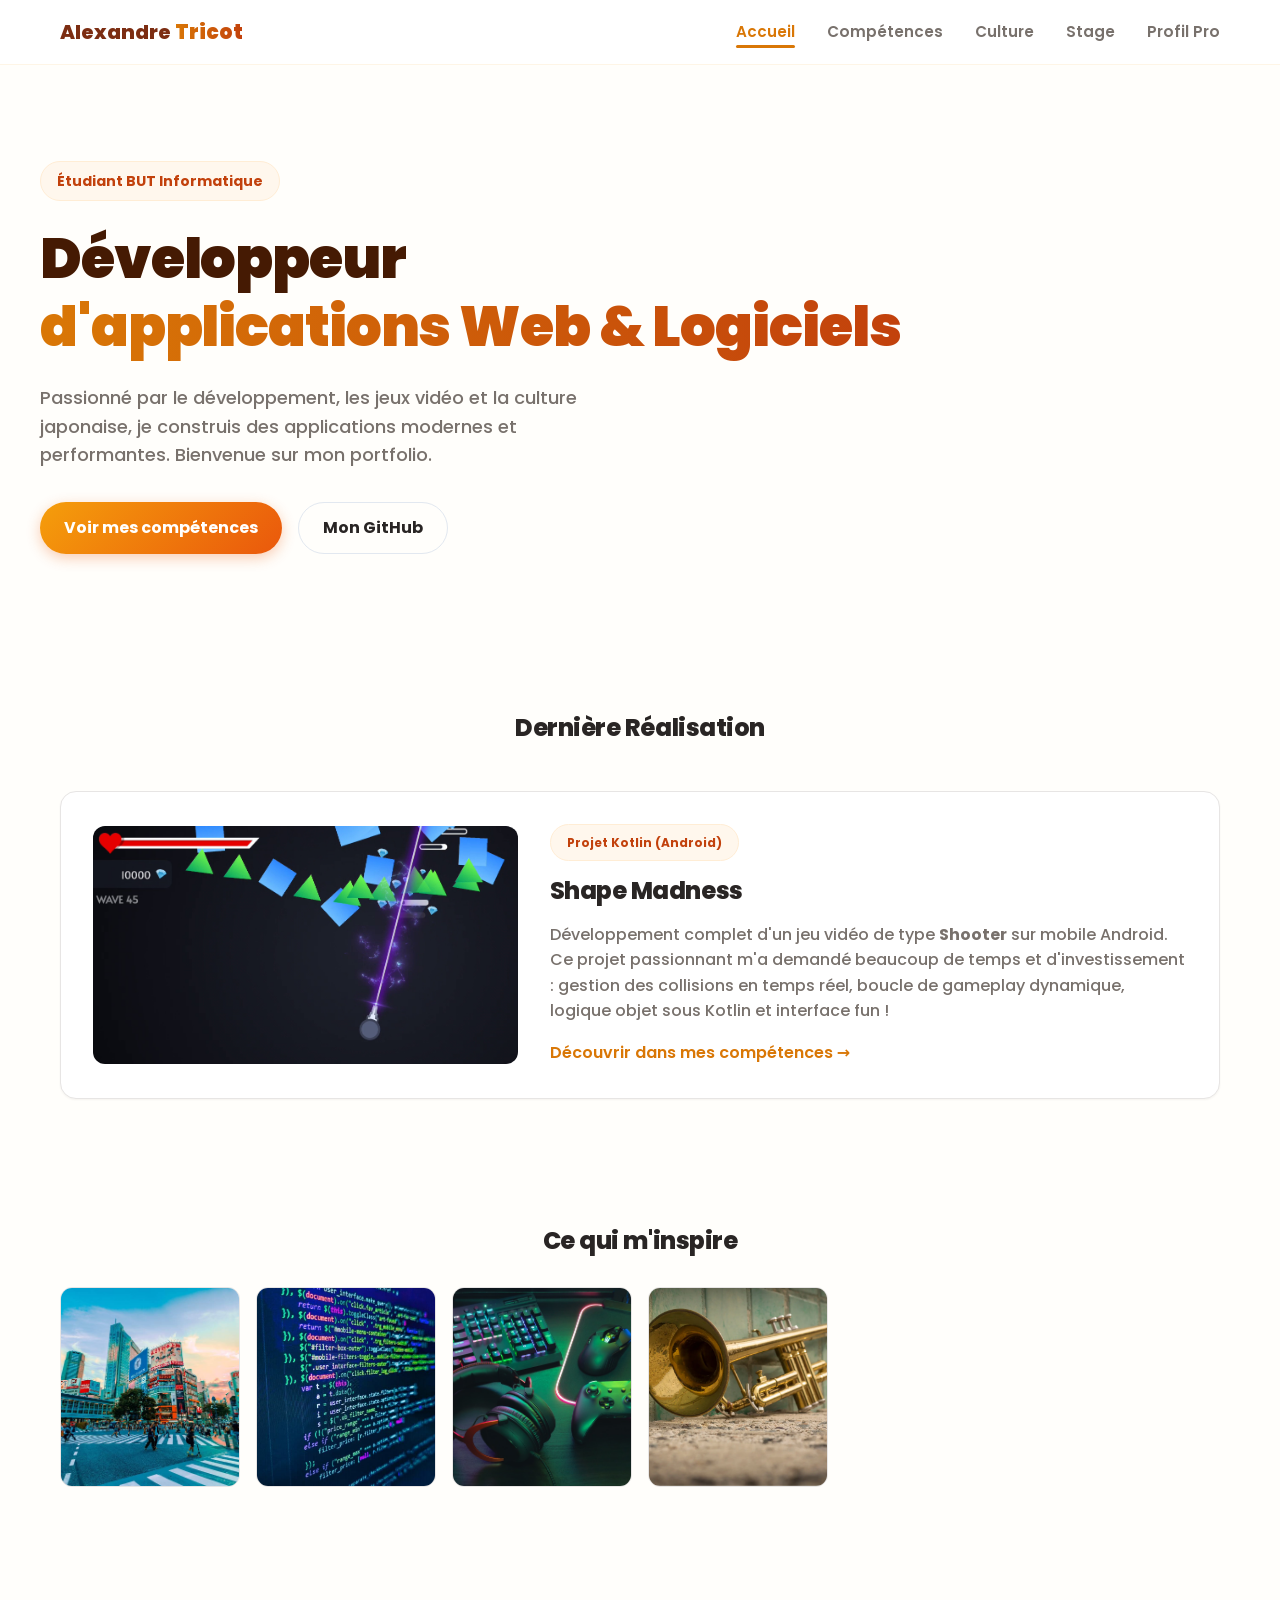
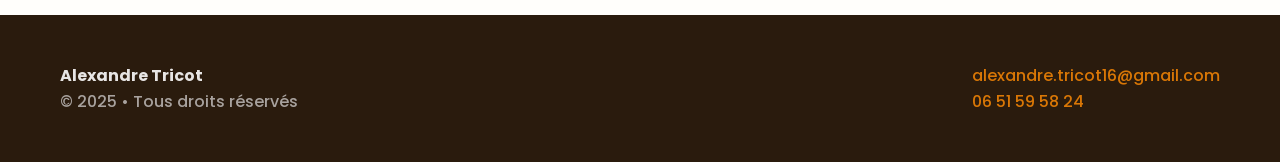
<file: index.html>
<!DOCTYPE html>
<html lang="fr">
<head>
    <meta charset="UTF-8">
    <meta name="viewport" content="width=device-width, initial-scale=1.0">
    <title>Alexandre Tricot - Portfolio</title>
    <link rel="stylesheet" href="style.css">
</head>
<body>

    <header>
        <div class="container nav-container">
            <div class="logo">Alexandre <span class="gradient-text">Tricot</span></div>
            <nav class="nav-links">
                <a href="index.html" class="active">Accueil</a>
                <a href="competences.html">Compétences</a>
                <a href="culture.html">Culture</a>
                <a href="stage.html">Stage</a>
                                <a href="profil.html">Profil Pro</a>

            </nav>
        </div>
    </header>

    <main>
        <!-- Hero Section -->
        <section class="hero container">
            <div class="hero-content">
                <span class="hero-badge">Étudiant BUT Informatique</span>
                <h1>Développeur<br> <span class="gradient-text">d'applications Web & Logiciels</span></h1>
                <p>Passionné par le développement, les jeux vidéo et la culture japonaise, je construis des applications modernes et performantes. Bienvenue sur mon portfolio.</p>
                
                <div class="intro-actions flex gap-1">
                    <a href="competences.html" class="btn btn-primary">Voir mes compétences</a>
                    <a href="https://github.com/taksy01" target="_blank" class="btn border-light">Mon GitHub</a>
                </div>
            </div>
            

        </section>

        <!-- Section Actualité Rapide -->
        <section class="container py-4">
            <h2 class="text-center mb-3">Dernière Réalisation</h2>
            
            <div class="competence-block flex items-center gap-2 p-2">
                <div class="flex-1">
                    <img src="images/shapem.png" alt="Jeu Mobile Shape Madness" style="border-radius: 12px; width: 100%;">
                </div>
                <div class="flex-1-5">
                    <span class="hero-badge mb-0-5 text-xs">Projet Kotlin (Android)</span>
                    <h3 style="margin-top: 0.5rem; font-size: 1.5rem;">Shape Madness</h3>
                    <p class="text-muted my-1">
                        Développement complet d'un jeu vidéo de type <strong>Shooter</strong> sur mobile Android. 
                        Ce projet passionnant m'a demandé beaucoup de temps et d'investissement : gestion des collisions en temps réel, boucle de gameplay dynamique, logique objet sous Kotlin et interface fun !
                    </p>
                    <a href="competences.html" class="text-accent font-semibold">Découvrir dans mes compétences &rarr;</a>
                </div>
            </div>
        </section>

        <!-- Galerie Passions -->
        <section class="container pb-4">
            <h2 class="text-center mb-2">Ce qui m'inspire</h2>
            <div class="traces-gallery grid-auto-fit">
                <div class="trace-item h-200">
                    <img src="images/japon.jpg" alt="Japon">
                    <div class="trace-caption">Culture Japonaise</div>
                </div>
                <div class="trace-item h-200">
                    <img src="images/prog.jpg" alt="Programmation">
                    <div class="trace-caption">Développement</div>
                </div>
                <div class="trace-item h-200">
                    <img src="images/gaming.jpg" alt="Gaming">
                    <div class="trace-caption">Jeux Vidéo</div>
                </div>
                <div class="trace-item h-200">
                    <img src="images/trompette.jpg" alt="Musique">
                    <div class="trace-caption">Musique</div>
                </div>
            </div>
        </section>

    </main>

    <footer>
        <div class="container footer-content">
            <div>
                <strong>Alexandre Tricot</strong><br>
                <span>© 2025 • Tous droits réservés</span>
            </div>
            <div>
                <a href="mailto:alexandre.tricot16@gmail.com" class="link-arrow text-accent">alexandre.tricot16@gmail.com</a>
                <p class="text-accent">06 51 59 58 24</p>
            </div>
        </div>
    </footer>

</body>
</html>
</file>
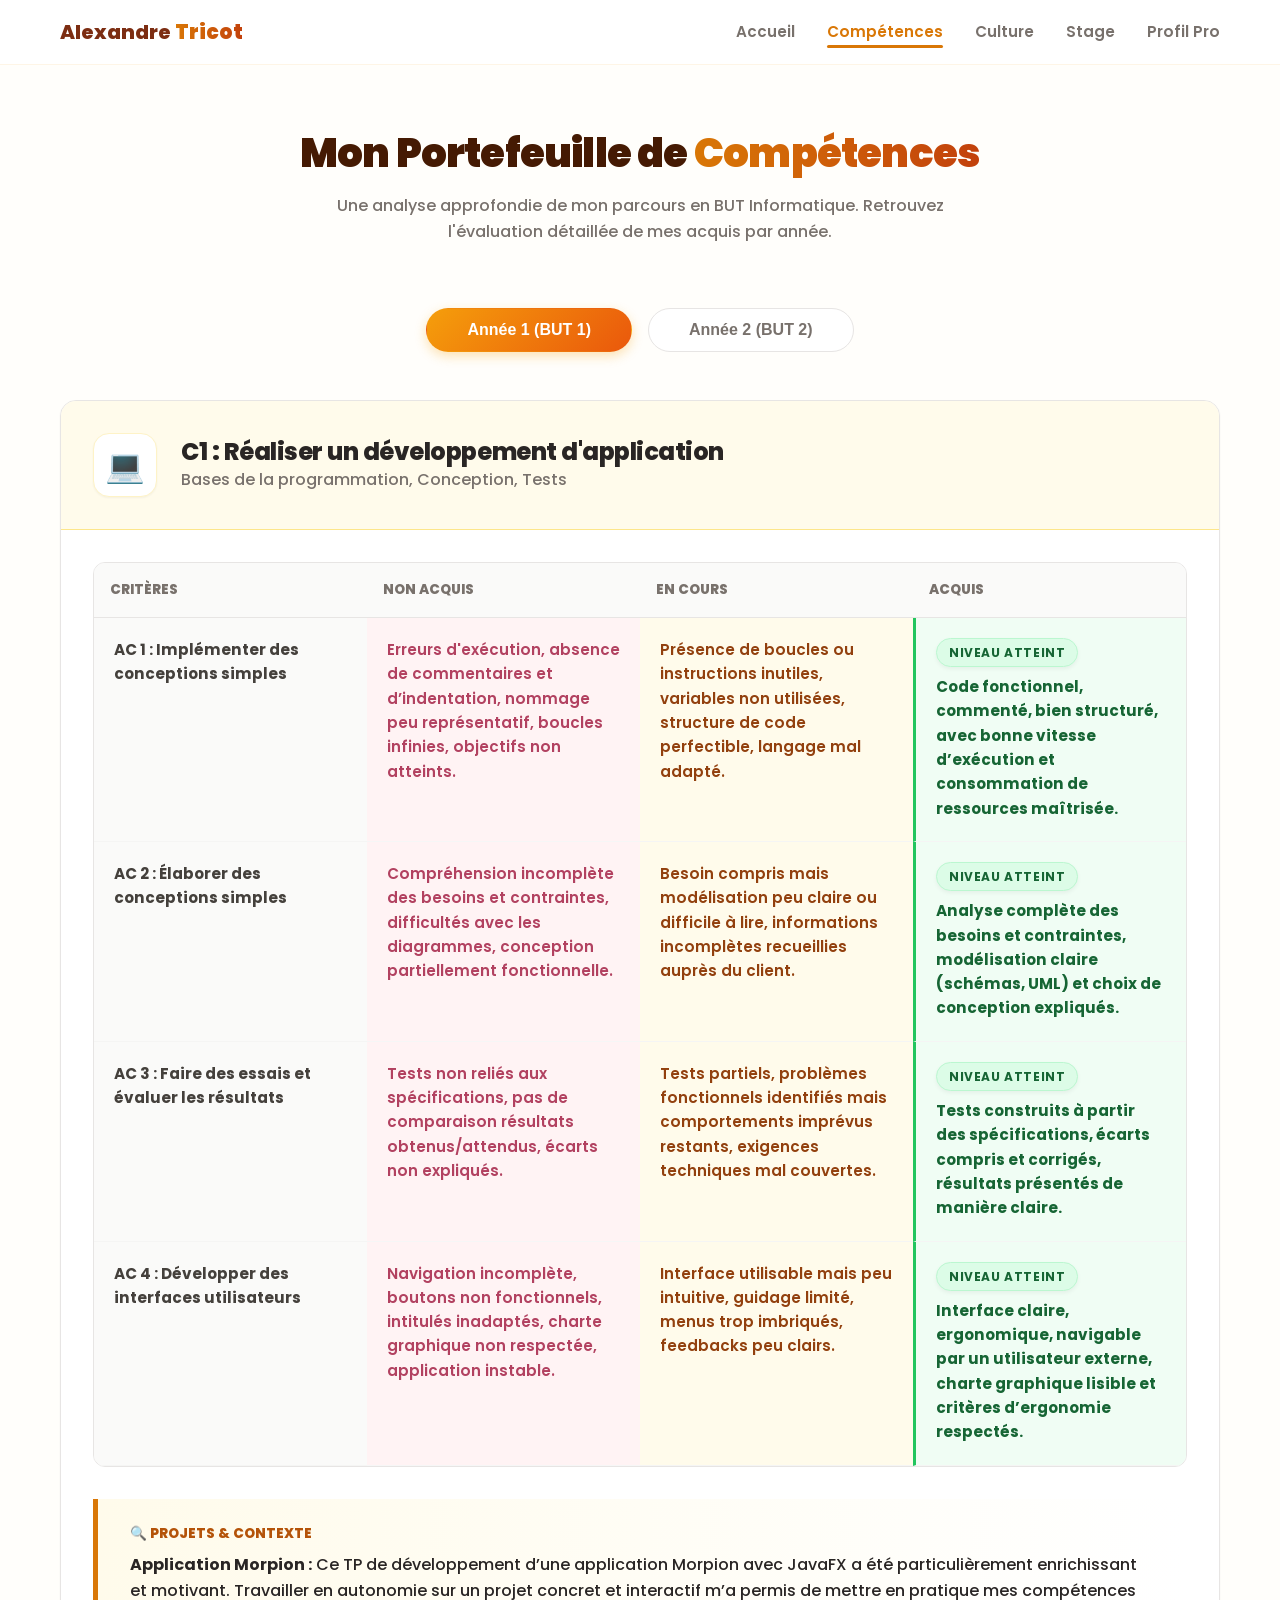
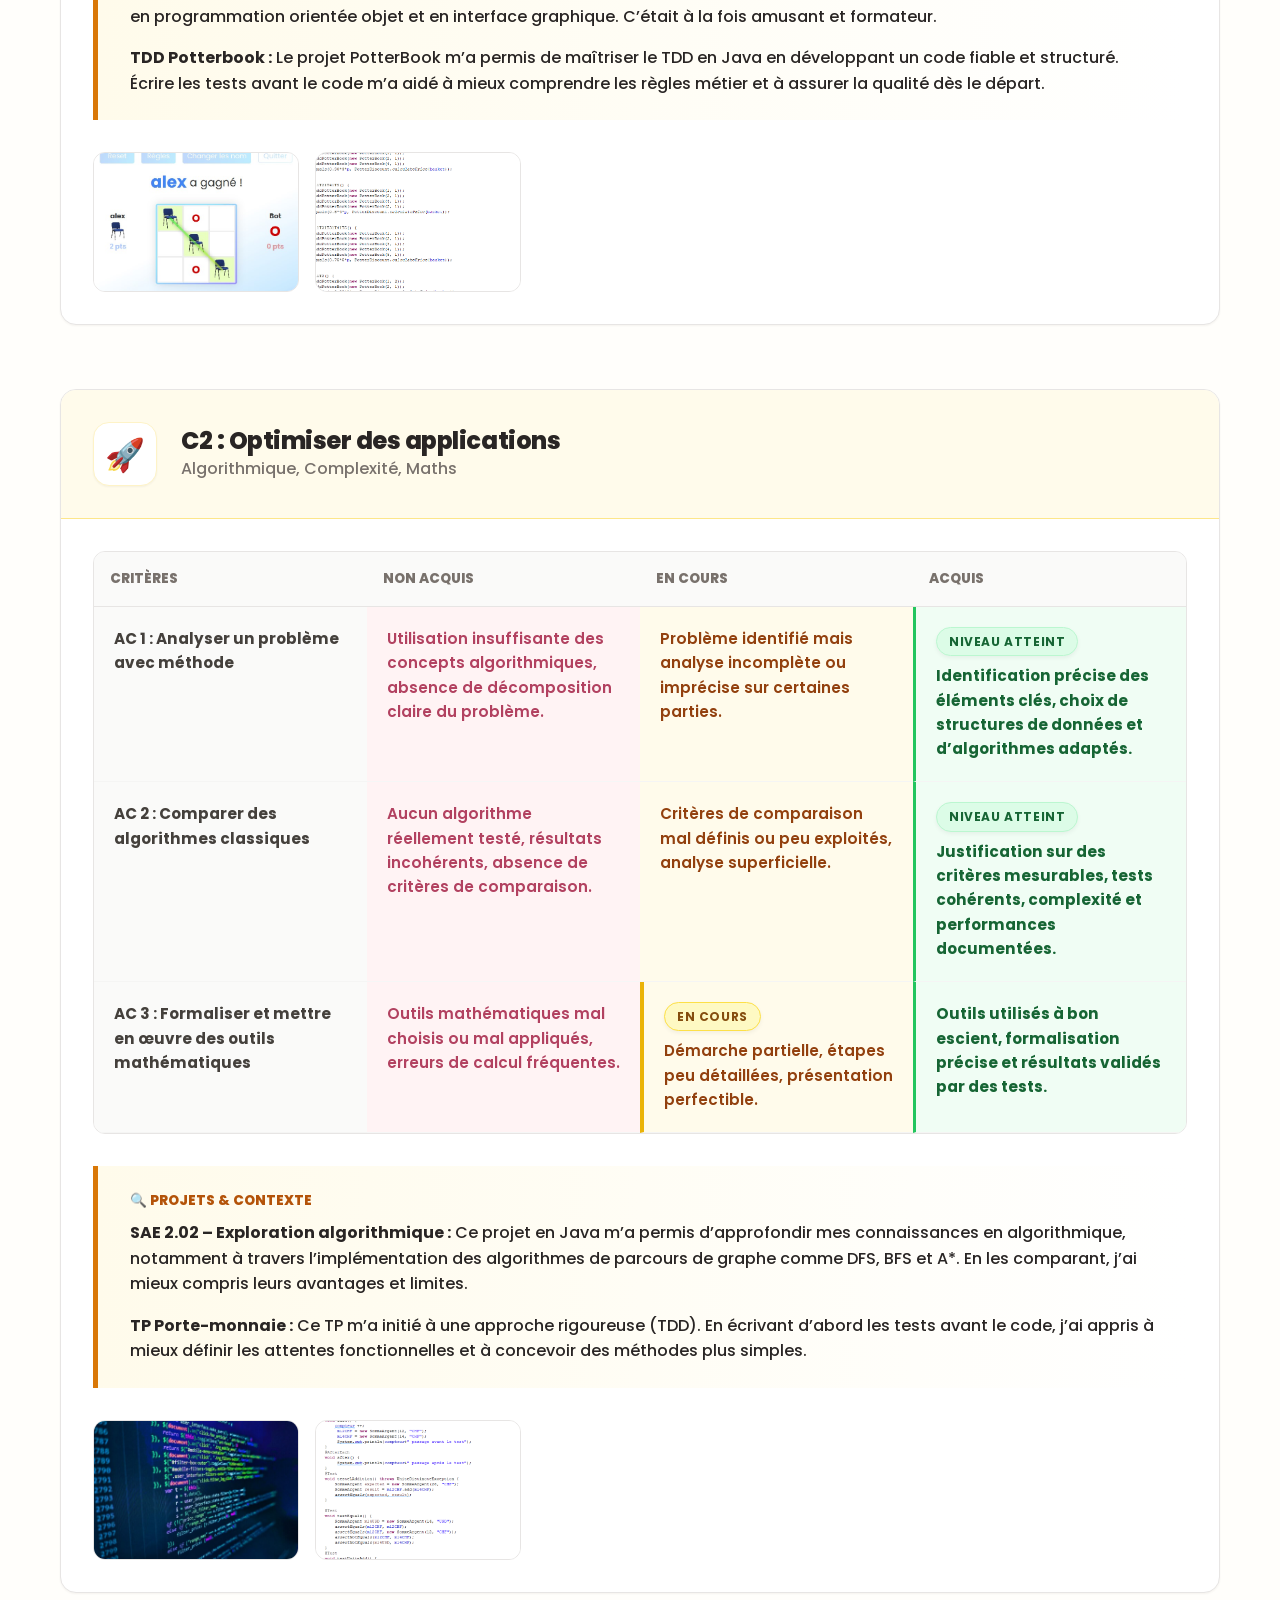
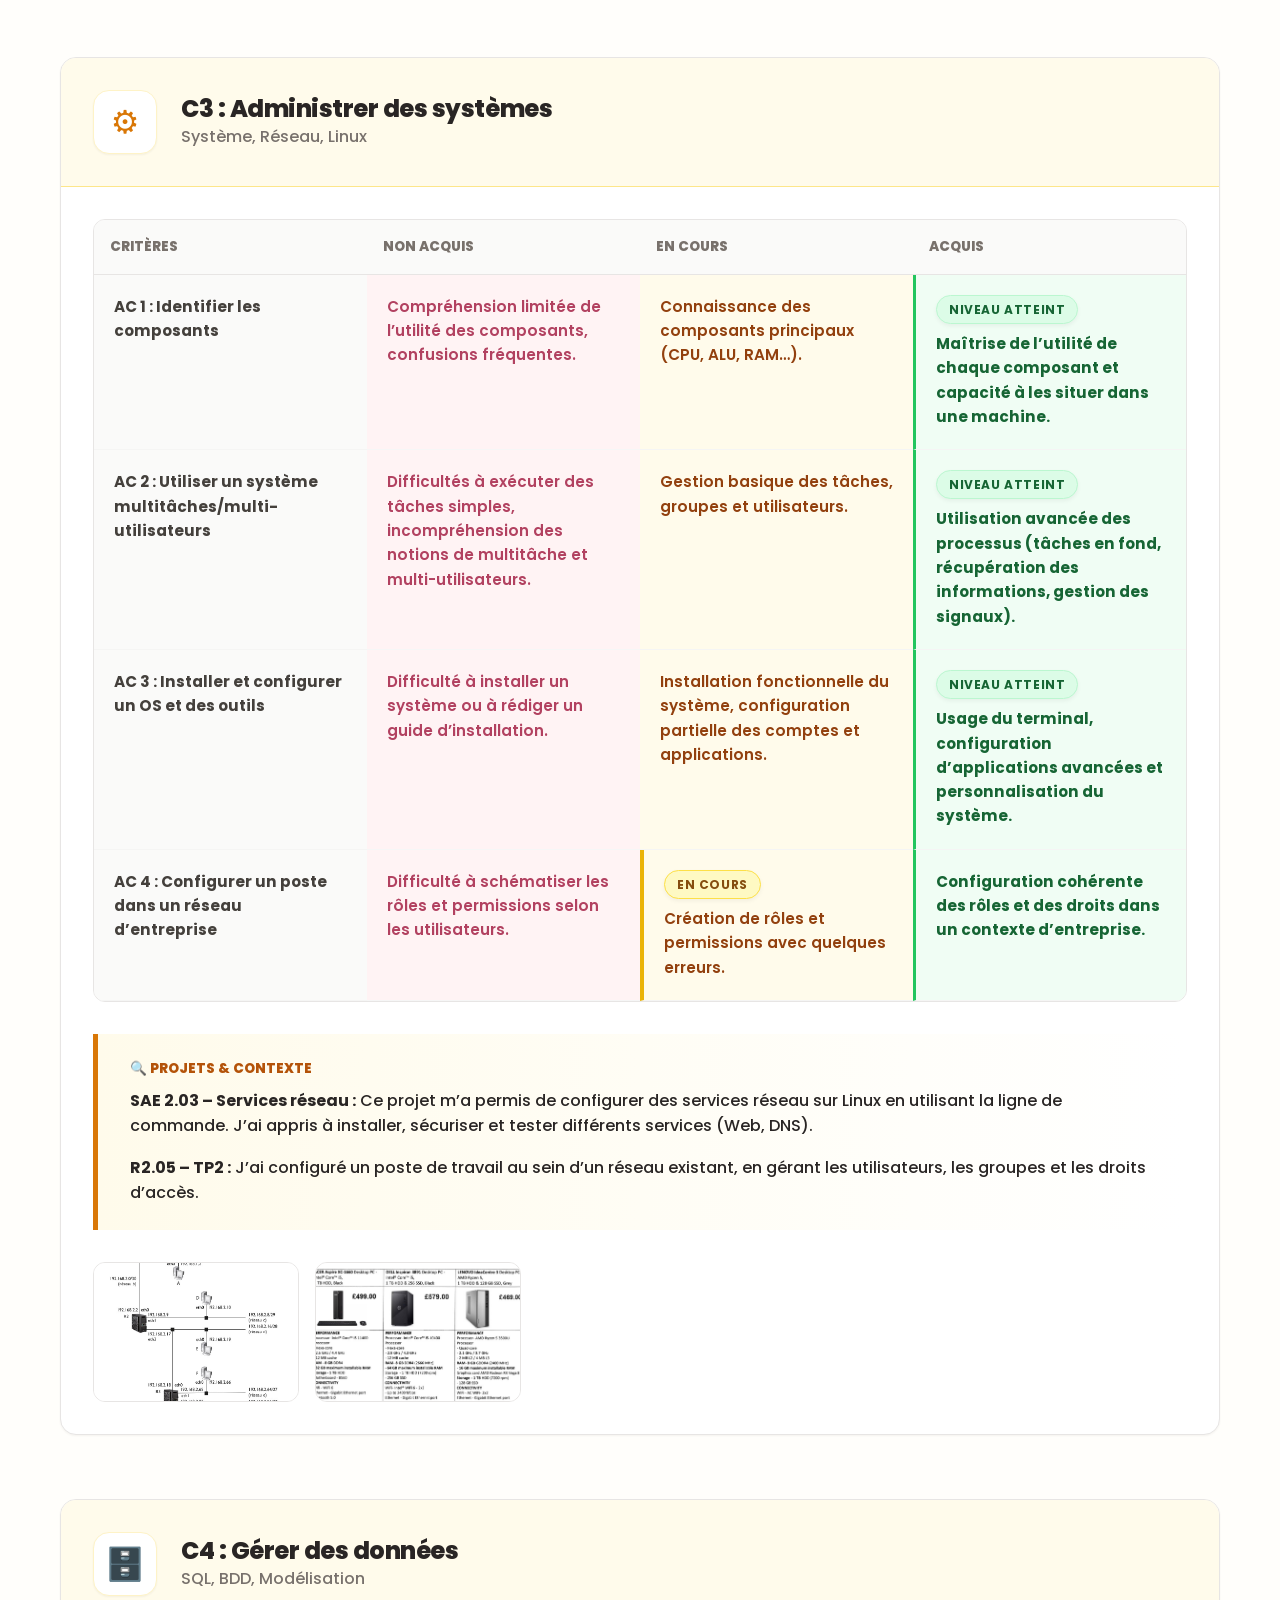
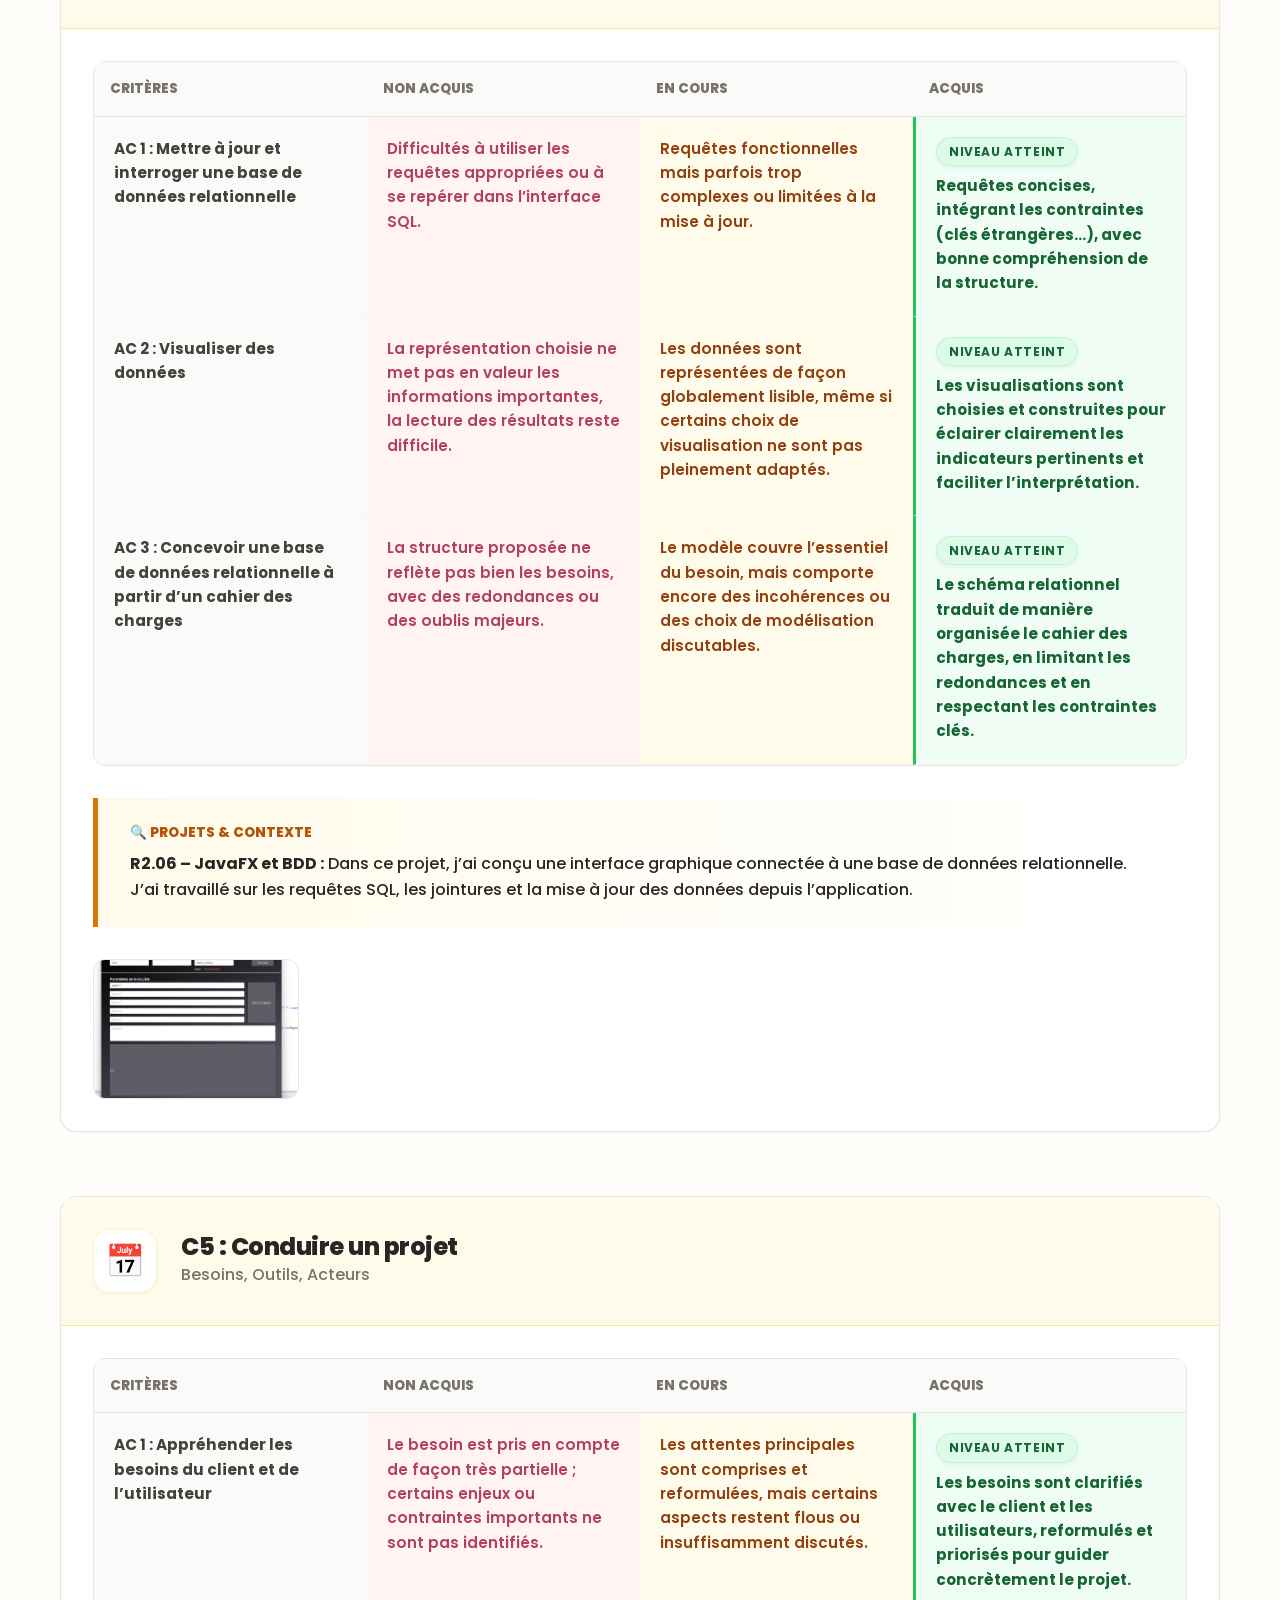
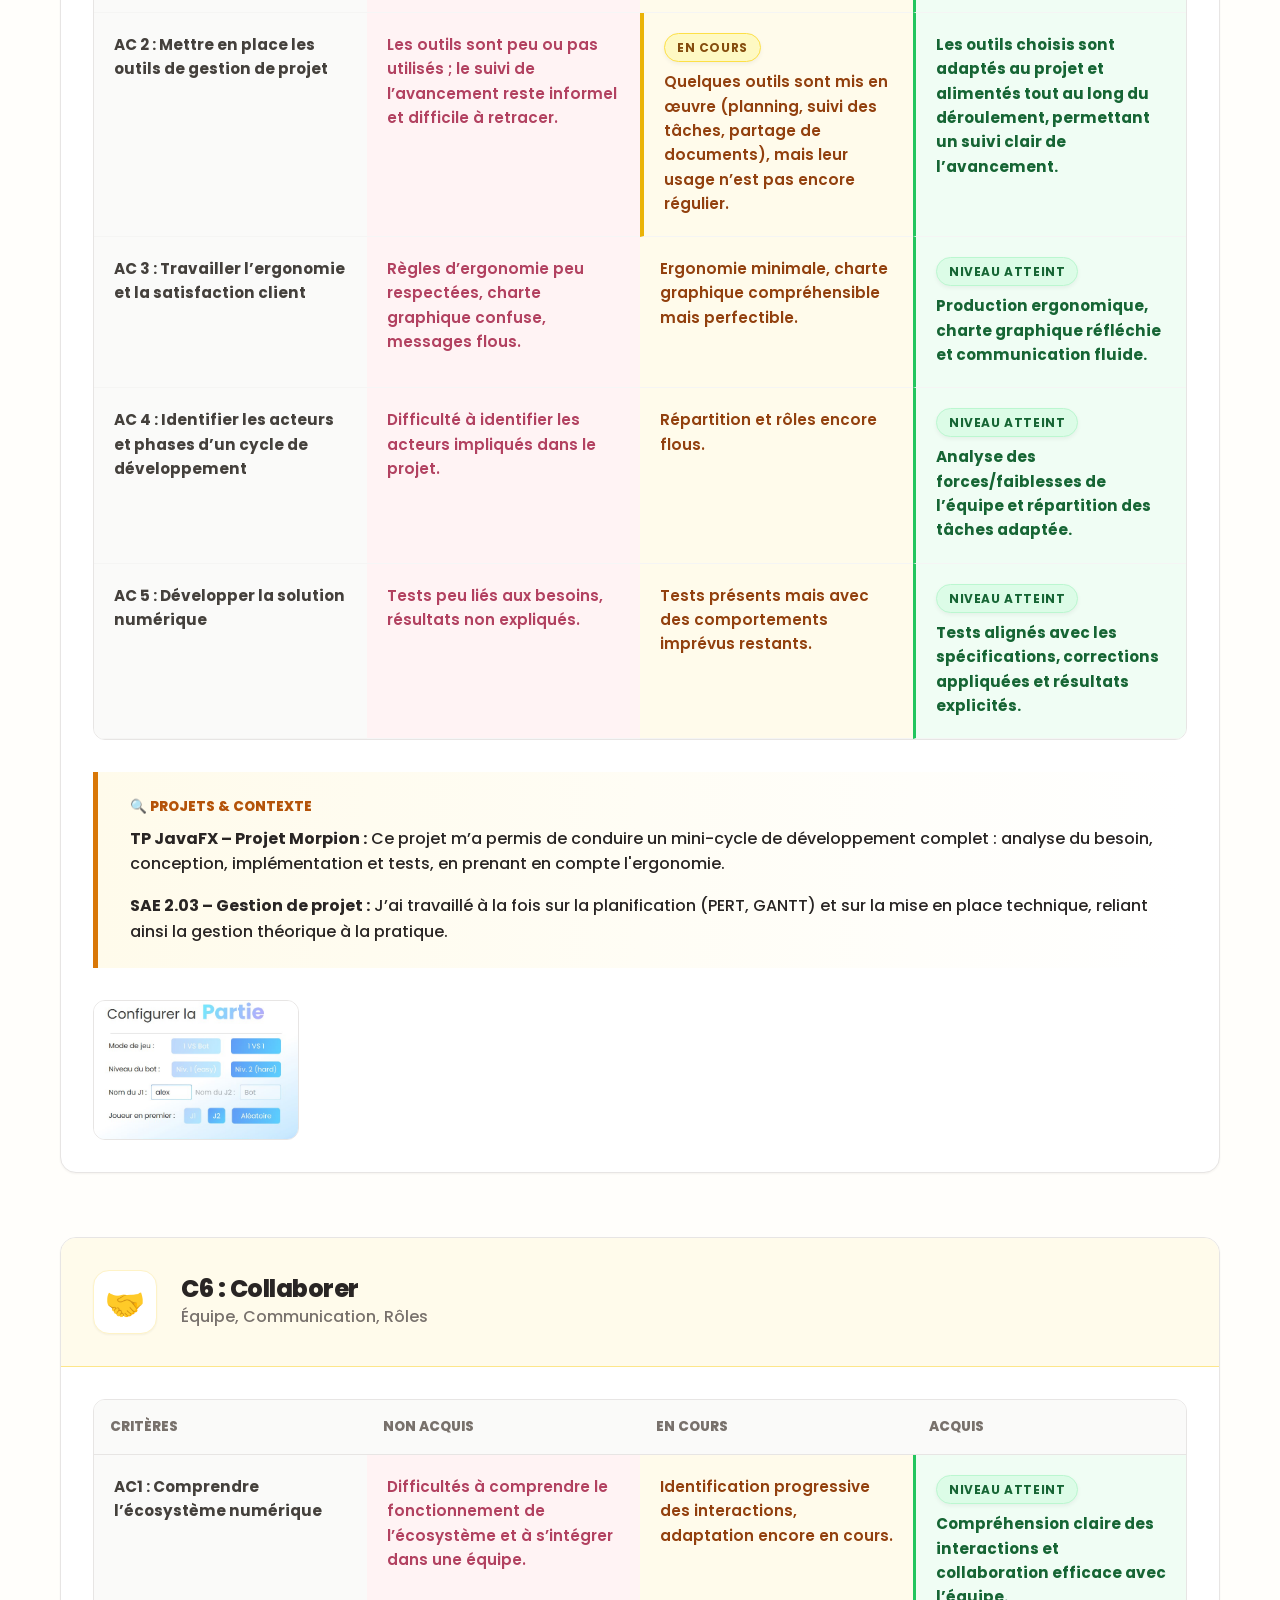
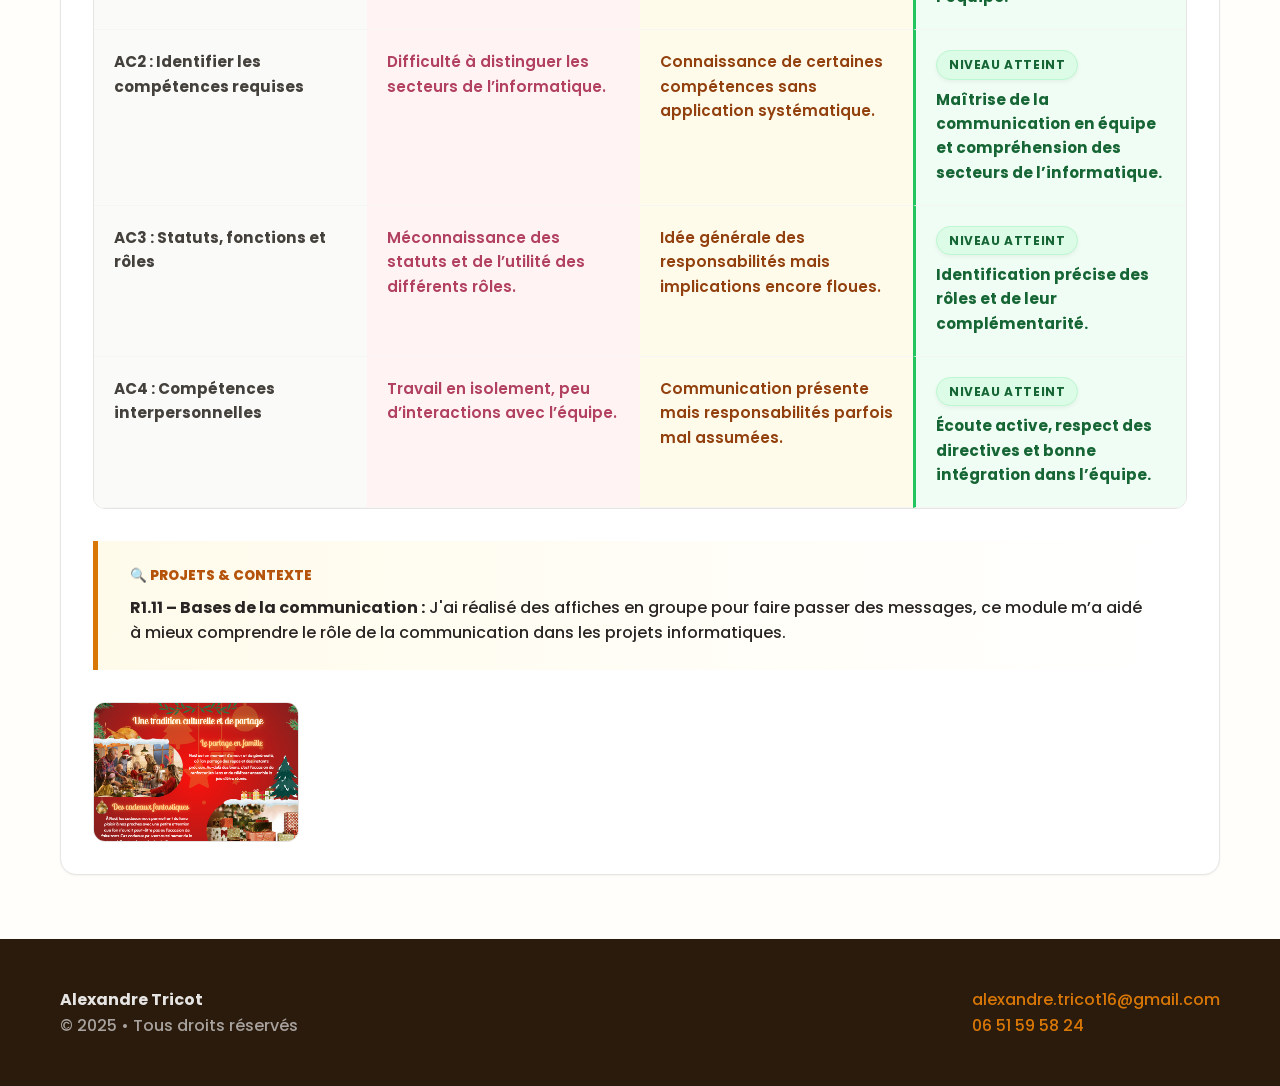
<file: competences.html>
<!DOCTYPE html>
<html lang="fr">

<head>
    <meta charset="UTF-8">
    <meta name="viewport" content="width=device-width, initial-scale=1.0">
    <title>Compétences - Alexandre Tricot</title>
    <link rel="stylesheet" href="style.css">
</head>

<body>

    <header>
        <div class="container nav-container">
            <div class="logo">Alexandre <span class="gradient-text">Tricot</span></div>
            <nav class="nav-links">
                <a href="index.html">Accueil</a>
                <a href="competences.html" class="active">Compétences</a>
                <a href="culture.html">Culture</a>
                <a href="stage.html">Stage</a>
                <a href="profil.html">Profil Pro</a>
            </nav>
        </div>
    </header>

    <div class="container">
        <div class="text-center py-4">
            <h1 class="section-title">Mon Portefeuille de <span class="gradient-text">Compétences</span></h1>
            <p class="text-muted max-w-700 mx-auto">
                Une analyse approfondie de mon parcours en BUT Informatique. Retrouvez l'évaluation détaillée de mes
                acquis par année.
            </p>
        </div>

        <div class="tabs-container">
            <button class="tab-btn active" onclick="switchYear('but1', event)">Année 1 (BUT 1)</button>
            <button class="tab-btn" onclick="switchYear('but2', event)">Année 2 (BUT 2)</button>
        </div>

        <!-- ======================================================= -->
        <!--                      BUT 1                              -->
        <!-- ======================================================= -->
        <div id="but1" class="year-content active">

            <!-- C1: Réaliser -->
            <div class="competence-block">
                <div class="comp-header">
                    <div class="comp-icon">💻</div>
                    <div>
                        <h2>C1 : Réaliser un développement d'application</h2>
                        <p class="text-muted">Bases de la programmation, Conception, Tests</p>
                    </div>
                </div>
                <div class="comp-content">
                    <table class="criteria-table">
                        <thead>
                            <tr>
                                <th>Critères</th>
                                <th>Non Acquis</th>
                                <th>En Cours</th>
                                <th>Acquis</th>
                            </tr>
                        </thead>
                        <tbody>
                            <tr>
                                <td class="col-critere">AC 1 : Implémenter des conceptions simples</td>
                                <td class="col-non-acquis">Erreurs d'exécution, absence de commentaires et
                                    d’indentation, nommage peu représentatif, boucles infinies, objectifs non atteints.
                                </td>
                                <td class="col-en-cours">Présence de boucles ou instructions inutiles, variables non
                                    utilisées, structure de code perfectible, langage mal adapté.</td>
                                <td class="col-acquis active-level">
                                    <span class="level-badge badge-acquis">Niveau Atteint</span><br>
                                    Code fonctionnel, commenté, bien structuré, avec bonne vitesse d’exécution et
                                    consommation de ressources maîtrisée.
                                </td>
                            </tr>
                            <tr>
                                <td class="col-critere">AC 2 : Élaborer des conceptions simples</td>
                                <td class="col-non-acquis">Compréhension incomplète des besoins et contraintes,
                                    difficultés avec les diagrammes, conception partiellement fonctionnelle.</td>
                                <td class="col-en-cours">Besoin compris mais modélisation peu claire ou difficile à
                                    lire, informations incomplètes recueillies auprès du client.</td>
                                <td class="col-acquis active-level">
                                    <span class="level-badge badge-acquis">Niveau Atteint</span><br>
                                    Analyse complète des besoins et contraintes, modélisation claire (schémas, UML) et
                                    choix de conception expliqués.
                                </td>
                            </tr>
                            <tr>
                                <td class="col-critere">AC 3 : Faire des essais et évaluer les résultats</td>
                                <td class="col-non-acquis">Tests non reliés aux spécifications, pas de comparaison
                                    résultats obtenus/attendus, écarts non expliqués.</td>
                                <td class="col-en-cours">Tests partiels, problèmes fonctionnels identifiés mais
                                    comportements imprévus restants, exigences techniques mal couvertes.</td>
                                <td class="col-acquis active-level">
                                    <span class="level-badge badge-acquis">Niveau Atteint</span><br>
                                    Tests construits à partir des spécifications, écarts compris et corrigés, résultats
                                    présentés de manière claire.
                                </td>
                            </tr>
                            <tr>
                                <td class="col-critere">AC 4 : Développer des interfaces utilisateurs</td>
                                <td class="col-non-acquis">Navigation incomplète, boutons non fonctionnels, intitulés
                                    inadaptés, charte graphique non respectée, application instable.</td>
                                <td class="col-en-cours">
                                    Interface utilisable mais peu intuitive, guidage limité, menus trop imbriqués,
                                    feedbacks peu clairs.
                                </td>
                                <td class="col-acquis active-level">
                                    <span class="level-badge badge-acquis">Niveau Atteint</span><br>
                                    Interface claire, ergonomique, navigable par un utilisateur externe, charte
                                    graphique lisible et critères d’ergonomie respectés.
                                </td>
                            </tr>
                        </tbody>
                    </table>

                    <div class="self-eval-container">
                        <div class="self-eval-title">🔍 Projets & Contexte</div>
                        <p><strong>Application Morpion :</strong> Ce TP de développement d’une application Morpion avec
                            JavaFX a été particulièrement enrichissant et motivant. Travailler en autonomie sur un
                            projet concret et interactif m’a permis de mettre en pratique mes compétences en
                            programmation orientée objet et en interface graphique. C’était à la fois amusant et
                            formateur.</p>
                        <p class="mt-1"><strong>TDD Potterbook :</strong> Le projet PotterBook m’a permis de
                            maîtriser le TDD en Java en développant un code fiable et structuré. Écrire les tests avant
                            le code m’a aidé à mieux comprendre les règles métier et à assurer la qualité dès le départ.
                        </p>
                    </div>

                    <div class="traces-gallery">
                        <div class="trace-item"><img src="images/capture-morpion-ihm.jpg" alt="Morpion IHM">
                            <div class="trace-caption">Morpion JavaFX</div>
                        </div>
                        <div class="trace-item"><img src="images/capture-potterbook-tests.png" alt="Tests TDD">
                            <div class="trace-caption">Tests PotterBook</div>
                        </div>
                    </div>
                </div>
            </div>

            <!-- C2: Optimiser -->
            <div class="competence-block">
                <div class="comp-header">
                    <div class="comp-icon">🚀</div>
                    <div>
                        <h2>C2 : Optimiser des applications</h2>
                        <p class="text-muted">Algorithmique, Complexité, Maths</p>
                    </div>
                </div>
                <div class="comp-content">
                    <table class="criteria-table">
                        <thead>
                            <tr>
                                <th>Critères</th>
                                <th>Non Acquis</th>
                                <th>En Cours</th>
                                <th>Acquis</th>
                            </tr>
                        </thead>
                        <tbody>
                            <tr>
                                <td class="col-critere">AC 1 : Analyser un problème avec méthode</td>
                                <td class="col-non-acquis">Utilisation insuffisante des concepts algorithmiques, absence
                                    de décomposition claire du problème.</td>
                                <td class="col-en-cours">Problème identifié mais analyse incomplète ou imprécise sur
                                    certaines parties.</td>
                                <td class="col-acquis active-level">
                                    <span class="level-badge badge-acquis">Niveau Atteint</span><br>
                                    Identification précise des éléments clés, choix de structures de données et
                                    d’algorithmes adaptés.
                                </td>
                            </tr>
                            <tr>
                                <td class="col-critere">AC 2 : Comparer des algorithmes classiques</td>
                                <td class="col-non-acquis">Aucun algorithme réellement testé, résultats incohérents,
                                    absence de critères de comparaison.</td>
                                <td class="col-en-cours">Critères de comparaison mal définis ou peu exploités, analyse
                                    superficielle.</td>
                                <td class="col-acquis active-level">
                                    <span class="level-badge badge-acquis">Niveau Atteint</span><br>
                                    Justification sur des critères mesurables, tests cohérents, complexité et
                                    performances documentées.
                                </td>
                            </tr>
                            <tr>
                                <td class="col-critere">AC 3 : Formaliser et mettre en œuvre des outils mathématiques
                                </td>
                                <td class="col-non-acquis">Outils mathématiques mal choisis ou mal appliqués, erreurs de
                                    calcul fréquentes.</td>
                                <td class="col-en-cours active-level-progress">
                                    <span class="level-badge badge-encours">En Cours</span><br>
                                    Démarche partielle, étapes peu détaillées, présentation perfectible.
                                </td>
                                <td class="col-acquis">Outils utilisés à bon escient, formalisation précise et résultats
                                    validés par des tests.</td>
                            </tr>
                        </tbody>
                    </table>

                    <div class="self-eval-container">
                        <div class="self-eval-title">🔍 Projets & Contexte</div>
                        <p><strong>SAE 2.02 – Exploration algorithmique :</strong> Ce projet en Java m’a permis
                            d’approfondir mes connaissances en algorithmique, notamment à travers l’implémentation des
                            algorithmes de parcours de graphe comme DFS, BFS et A*. En les comparant, j’ai mieux compris
                            leurs avantages et limites.</p>
                        <p class="mt-1"><strong>TP Porte-monnaie :</strong> Ce TP m’a initié à une approche
                            rigoureuse (TDD). En écrivant d’abord les tests avant le code, j’ai appris à mieux définir
                            les attentes fonctionnelles et à concevoir des méthodes plus simples.</p>
                    </div>

                    <div class="traces-gallery">
                        <div class="trace-item"><img src="images/prog.jpg" alt="Algo">
                            <div class="trace-caption">Exploration Algo</div>
                        </div>
                        <div class="trace-item"><img src="images/capture-portemonnaie-tests.png" alt="Tests Perf">
                            <div class="trace-caption">Optimisation Code</div>
                        </div>
                    </div>
                </div>
            </div>

            <!-- C3: Admin -->
            <div class="competence-block">
                <div class="comp-header">
                    <div class="comp-icon">⚙️</div>
                    <div>
                        <h2>C3 : Administrer des systèmes</h2>
                        <p class="text-muted">Système, Réseau, Linux</p>
                    </div>
                </div>
                <div class="comp-content">
                    <table class="criteria-table">
                        <thead>
                            <tr>
                                <th>Critères</th>
                                <th>Non Acquis</th>
                                <th>En Cours</th>
                                <th>Acquis</th>
                            </tr>
                        </thead>
                        <tbody>
                            <tr>
                                <td class="col-critere">AC 1 : Identifier les composants</td>
                                <td class="col-non-acquis">Compréhension limitée de l’utilité des composants, confusions
                                    fréquentes.</td>
                                <td class="col-en-cours">Connaissance des composants principaux (CPU, ALU, RAM…).</td>
                                <td class="col-acquis active-level">
                                    <span class="level-badge badge-acquis">Niveau Atteint</span><br>
                                    Maîtrise de l’utilité de chaque composant et capacité à les situer dans une machine.
                                </td>
                            </tr>
                            <tr>
                                <td class="col-critere">AC 2 : Utiliser un système multitâches/multi-utilisateurs</td>
                                <td class="col-non-acquis">Difficultés à exécuter des tâches simples, incompréhension
                                    des notions de multitâche et multi-utilisateurs.</td>
                                <td class="col-en-cours">Gestion basique des tâches, groupes et utilisateurs.</td>
                                <td class="col-acquis active-level">
                                    <span class="level-badge badge-acquis">Niveau Atteint</span><br>
                                    Utilisation avancée des processus (tâches en fond, récupération des informations,
                                    gestion des signaux).
                                </td>
                            </tr>
                            <tr>
                                <td class="col-critere">AC 3 : Installer et configurer un OS et des outils</td>
                                <td class="col-non-acquis">Difficulté à installer un système ou à rédiger un guide
                                    d’installation.</td>
                                <td class="col-en-cours">Installation fonctionnelle du système, configuration partielle
                                    des comptes et applications.</td>
                                <td class="col-acquis active-level">
                                    <span class="level-badge badge-acquis">Niveau Atteint</span><br>
                                    Usage du terminal, configuration d’applications avancées et personnalisation du
                                    système.
                                </td>
                            </tr>
                            <tr>
                                <td class="col-critere">AC 4 : Configurer un poste dans un réseau d’entreprise</td>
                                <td class="col-non-acquis">Difficulté à schématiser les rôles et permissions selon les
                                    utilisateurs.</td>
                                <td class="col-en-cours active-level-progress">
                                    <span class="level-badge badge-encours">En Cours</span><br>
                                    Création de rôles et permissions avec quelques erreurs.
                                </td>
                                <td class="col-acquis">Configuration cohérente des rôles et des droits dans un contexte
                                    d’entreprise.</td>
                            </tr>
                        </tbody>
                    </table>

                    <div class="self-eval-container">
                        <div class="self-eval-title">🔍 Projets & Contexte</div>
                        <p><strong>SAE 2.03 – Services réseau :</strong> Ce projet m’a permis de configurer des services
                            réseau sur Linux en utilisant la ligne de commande. J’ai appris à installer, sécuriser et
                            tester différents services (Web, DNS).</p>
                        <p class="mt-1"><strong>R2.05 – TP2 :</strong> J’ai configuré un poste de travail au
                            sein d’un réseau existant, en gérant les utilisateurs, les groupes et les droits d’accès.
                        </p>
                    </div>

                    <div class="traces-gallery">
                        <!-- Image "config reseau" retirée comme demandé -->
                        <div class="trace-item"><img src="images/capture-r205-tp2.jpg" alt="Reseau TP">
                            <div class="trace-caption">Administration Poste</div>
                        </div>
                        <div class="trace-item"><img src="images/capture-choosing-desktop.jpg" alt="Hardware">
                            <div class="trace-caption">Choix Matériel</div>
                        </div>
                    </div>
                </div>
            </div>

            <!-- C4: Données -->
            <div class="competence-block">
                <div class="comp-header">
                    <div class="comp-icon">🗄️</div>
                    <div>
                        <h2>C4 : Gérer des données</h2>
                        <p class="text-muted">SQL, BDD, Modélisation</p>
                    </div>
                </div>
                <div class="comp-content">
                    <table class="criteria-table">
                        <thead>
                            <tr>
                                <th>Critères</th>
                                <th>Non Acquis</th>
                                <th>En Cours</th>
                                <th>Acquis</th>
                            </tr>
                        </thead>
                        <tbody>
                            <tr>
                                <td class="col-critere">AC 1 : Mettre à jour et interroger une base de données
                                    relationnelle</td>
                                <td class="col-non-acquis">Difficultés à utiliser les requêtes appropriées ou à se
                                    repérer dans l’interface SQL.</td>
                                <td class="col-en-cours">Requêtes fonctionnelles mais parfois trop complexes ou limitées
                                    à la mise à jour.</td>
                                <td class="col-acquis active-level">
                                    <span class="level-badge badge-acquis">Niveau Atteint</span><br>
                                    Requêtes concises, intégrant les contraintes (clés étrangères…), avec bonne
                                    compréhension de la structure.
                                </td>
                            </tr>
                            <tr>
                                <td class="col-critere">AC 2 : Visualiser des données</td>
                                <td class="col-non-acquis">La représentation choisie ne met pas en valeur les
                                    informations importantes, la lecture des résultats reste difficile.</td>
                                <td class="col-en-cours">Les données sont représentées de façon globalement lisible,
                                    même si certains choix de visualisation ne sont pas pleinement adaptés.</td>
                                <td class="col-acquis active-level">
                                    <span class="level-badge badge-acquis">Niveau Atteint</span><br>
                                    Les visualisations sont choisies et construites pour éclairer clairement les
                                    indicateurs pertinents et faciliter l’interprétation.
                                </td>
                            </tr>
                            <tr>
                                <td class="col-critere">AC 3 : Concevoir une base de données relationnelle à partir d’un
                                    cahier des charges</td>
                                <td class="col-non-acquis">La structure proposée ne reflète pas bien les besoins, avec
                                    des redondances ou des oublis majeurs.</td>
                                <td class="col-en-cours">
                                    Le modèle couvre l’essentiel du besoin, mais comporte encore des incohérences ou des
                                    choix de modélisation discutables.
                                </td>
                                <td class="col-acquis active-level">
                                    <span class="level-badge badge-acquis">Niveau Atteint</span><br>
                                    Le schéma relationnel traduit de manière organisée le cahier des charges, en
                                    limitant les redondances et en respectant les contraintes clés.
                                </td>
                            </tr>
                        </tbody>
                    </table>

                    <div class="self-eval-container">
                        <div class="self-eval-title">🔍 Projets & Contexte</div>
                        <p><strong>R2.06 – JavaFX et BDD :</strong> Dans ce projet, j’ai conçu une interface graphique
                            connectée à une base de données relationnelle. J’ai travaillé sur les requêtes SQL, les
                            jointures et la mise à jour des données depuis l’application.</p>
                    </div>

                    <div class="traces-gallery">
                        <div class="trace-item"><img src="images/capture-javafx-bdd.png" alt="JavaFX BDD">
                            <div class="trace-caption">Appli connectée BDD</div>
                        </div>
                    </div>
                </div>
            </div>

            <!-- C5: Projet -->
            <div class="competence-block">
                <div class="comp-header">
                    <div class="comp-icon">📅</div>
                    <div>
                        <h2>C5 : Conduire un projet</h2>
                        <p class="text-muted">Besoins, Outils, Acteurs</p>
                    </div>
                </div>
                <div class="comp-content">
                    <table class="criteria-table">
                        <thead>
                            <tr>
                                <th>Critères</th>
                                <th>Non Acquis</th>
                                <th>En Cours</th>
                                <th>Acquis</th>
                            </tr>
                        </thead>
                        <tbody>
                            <tr>
                                <td class="col-critere">AC 1 : Appréhender les besoins du client et de l’utilisateur
                                </td>
                                <td class="col-non-acquis">Le besoin est pris en compte de façon très partielle ;
                                    certains enjeux ou contraintes importants ne sont pas identifiés.</td>
                                <td class="col-en-cours">Les attentes principales sont comprises et reformulées, mais
                                    certains aspects restent flous ou insuffisamment discutés.</td>
                                <td class="col-acquis active-level">
                                    <span class="level-badge badge-acquis">Niveau Atteint</span><br>
                                    Les besoins sont clarifiés avec le client et les utilisateurs, reformulés et
                                    priorisés pour guider concrètement le projet.
                                </td>
                            </tr>
                            <tr>
                                <td class="col-critere">AC 2 : Mettre en place les outils de gestion de projet</td>
                                <td class="col-non-acquis">Les outils sont peu ou pas utilisés ; le suivi de
                                    l’avancement reste informel et difficile à retracer.</td>
                                <td class="col-en-cours active-level-progress">
                                    <span class="level-badge badge-encours">En Cours</span><br>
                                    Quelques outils sont mis en œuvre (planning, suivi des tâches, partage de
                                    documents), mais leur usage n’est pas encore régulier.
                                </td>
                                <td class="col-acquis">Les outils choisis sont adaptés au projet et alimentés tout au
                                    long du déroulement, permettant un suivi clair de l’avancement.</td>
                            </tr>
                            <tr>
                                <td class="col-critere">AC 3 : Travailler l’ergonomie et la satisfaction client</td>
                                <td class="col-non-acquis">Règles d’ergonomie peu respectées, charte graphique confuse,
                                    messages flous.</td>
                                <td class="col-en-cours">Ergonomie minimale, charte graphique compréhensible mais
                                    perfectible.</td>
                                <td class="col-acquis active-level">
                                    <span class="level-badge badge-acquis">Niveau Atteint</span><br>
                                    Production ergonomique, charte graphique réfléchie et communication fluide.
                                </td>
                            </tr>
                            <tr>
                                <td class="col-critere">AC 4 : Identifier les acteurs et phases d’un cycle de
                                    développement</td>
                                <td class="col-non-acquis">Difficulté à identifier les acteurs impliqués dans le projet.
                                </td>
                                <td class="col-en-cours">Répartition et rôles encore flous.</td>
                                <td class="col-acquis active-level">
                                    <span class="level-badge badge-acquis">Niveau Atteint</span><br>
                                    Analyse des forces/faiblesses de l’équipe et répartition des tâches adaptée.
                                </td>
                            </tr>
                            <tr>
                                <td class="col-critere">AC 5 : Développer la solution numérique</td>
                                <td class="col-non-acquis">Tests peu liés aux besoins, résultats non expliqués.</td>
                                <td class="col-en-cours">Tests présents mais avec des comportements imprévus restants.
                                </td>
                                <td class="col-acquis active-level">
                                    <span class="level-badge badge-acquis">Niveau Atteint</span><br>
                                    Tests alignés avec les spécifications, corrections appliquées et résultats
                                    explicités.
                                </td>
                            </tr>
                        </tbody>
                    </table>

                    <div class="self-eval-container">
                        <div class="self-eval-title">🔍 Projets & Contexte</div>
                        <p><strong>TP JavaFX – Projet Morpion :</strong> Ce projet m’a permis de conduire un mini-cycle
                            de développement complet : analyse du besoin, conception, implémentation et tests, en
                            prenant en compte l'ergonomie.</p>
                        <p class="mt-1"><strong>SAE 2.03 – Gestion de projet :</strong> J’ai travaillé à la
                            fois sur la planification (PERT, GANTT) et sur la mise en place technique, reliant ainsi la
                            gestion théorique à la pratique.</p>
                    </div>

                    <div class="traces-gallery">
                        <div class="trace-item"><img src="images/capture-morpion-projet.jpg" alt="Projet Morpion">
                            <div class="trace-caption">Gestion Projet Morpion</div>
                        </div>
                    </div>
                </div>
            </div>

            <!-- C6: Collaborer -->
            <div class="competence-block">
                <div class="comp-header">
                    <div class="comp-icon">🤝</div>
                    <div>
                        <h2>C6 : Collaborer</h2>
                        <p class="text-muted">Équipe, Communication, Rôles</p>
                    </div>
                </div>
                <div class="comp-content">
                    <table class="criteria-table">
                        <thead>
                            <tr>
                                <th>Critères</th>
                                <th>Non Acquis</th>
                                <th>En Cours</th>
                                <th>Acquis</th>
                            </tr>
                        </thead>
                        <tbody>
                            <tr>
                                <td class="col-critere">AC1 : Comprendre l’écosystème numérique</td>
                                <td class="col-non-acquis">Difficultés à comprendre le fonctionnement de l’écosystème et
                                    à s’intégrer dans une équipe.</td>
                                <td class="col-en-cours">
                                    Identification progressive des interactions, adaptation encore en cours.
                                </td>
                                <td class="col-acquis active-level">
                                    <span class="level-badge badge-acquis">Niveau Atteint</span><br>
                                    Compréhension claire des interactions et collaboration efficace avec l’équipe.
                                </td>
                            </tr>
                            <tr>
                                <td class="col-critere">AC2 : Identifier les compétences requises</td>
                                <td class="col-non-acquis">Difficulté à distinguer les secteurs de l’informatique.</td>
                                <td class="col-en-cours">Connaissance de certaines compétences sans application
                                    systématique.</td>
                                <td class="col-acquis active-level">
                                    <span class="level-badge badge-acquis">Niveau Atteint</span><br>
                                    Maîtrise de la communication en équipe et compréhension des secteurs de
                                    l’informatique.
                                </td>
                            </tr>
                            <tr>
                                <td class="col-critere">AC3 : Statuts, fonctions et rôles</td>
                                <td class="col-non-acquis">Méconnaissance des statuts et de l’utilité des différents
                                    rôles.</td>
                                <td class="col-en-cours">Idée générale des responsabilités mais implications encore
                                    floues.</td>
                                <td class="col-acquis active-level">
                                    <span class="level-badge badge-acquis">Niveau Atteint</span><br>
                                    Identification précise des rôles et de leur complémentarité.
                                </td>
                            </tr>
                            <tr>
                                <td class="col-critere">AC4 : Compétences interpersonnelles</td>
                                <td class="col-non-acquis">Travail en isolement, peu d’interactions avec l’équipe.</td>
                                <td class="col-en-cours">Communication présente mais responsabilités parfois mal
                                    assumées.</td>
                                <td class="col-acquis active-level">
                                    <span class="level-badge badge-acquis">Niveau Atteint</span><br>
                                    Écoute active, respect des directives et bonne intégration dans l’équipe.
                                </td>
                            </tr>
                        </tbody>
                    </table>

                    <div class="self-eval-container">
                        <div class="self-eval-title">🔍 Projets & Contexte</div>
                        <p><strong>R1.11 – Bases de la communication :</strong> J'ai réalisé des affiches en groupe pour
                            faire passer des messages, ce module m’a aidé à mieux comprendre le
                            rôle de la communication dans les projets informatiques.</p>
                    </div>

                    <div class="traces-gallery">
                        <div class="trace-item"><img src="images/capture-communication.png" alt="Comms">
                            <div class="trace-caption">Travail d'équipe</div>
                        </div>
                    </div>
                </div>
            </div>
        </div>
        <!-- Fin BUT 1 -->


        <!-- ======================================================= -->
        <!--                      BUT 2                              -->
        <!-- ======================================================= -->
        <div id="but2" class="year-content">

            <!-- C1: Réaliser -->
            <div class="competence-block">
                <div class="comp-header">
                    <div class="comp-icon">🏗️</div>
                    <div>
                        <h2>C1 : Réaliser un développement d’application</h2>
                        <p class="text-muted">Spécifications, Ergonomie, Conception, Tests</p>
                    </div>
                </div>
                <div class="comp-content">
                    <table class="criteria-table">
                        <thead>
                            <tr>
                                <th>Critères</th>
                                <th>Non Acquis</th>
                                <th>En Cours</th>
                                <th>Acquis</th>
                            </tr>
                        </thead>
                        <tbody>
                            <tr>
                                <td class="col-critere">AC1 : Spécifications fonctionnelles</td>
                                <td class="col-non-acquis">Les exigences sont peu exploitées : nombreuses zones non
                                    analysées, critères oubliés ou mal compris, l’application livrée s’éloigne fortement
                                    de la demande.</td>
                                <td class="col-en-cours active-level-progress">
                                    <span class="level-badge badge-encours">En Cours</span><br>
                                    Les exigences principales sont identifiées et traitées, mais certains détails ou
                                    contraintes (performance, sécurité) sont négligés.
                                </td>
                                <td class="col-acquis">Les exigences sont analysées, reformulées si besoin et organisées
                                    ; l’application livrée répond clairement aux fonctionnalités attendues.</td>
                            </tr>
                            <tr>
                                <td class="col-critere">AC2 : Accessibilité & Ergonomie</td>
                                <td class="col-non-acquis">L’interface gêne l’utilisation : repères visuels
                                    insuffisants, navigation confuse, obstacles importants pour certains publics.</td>
                                <td class="col-en-cours">L’interface permet de réaliser les tâches, mais certains choix
                                    (placement, lisibilité) compliquent l’expérience d’une partie des utilisateurs.</td>
                                <td class="col-acquis active-level">
                                    <span class="level-badge badge-acquis">Niveau Atteint</span><br>
                                    L’interface facilite le parcours : organisation claire, repères visuels cohérents,
                                    prise en compte de différents profils d’utilisateurs.
                                </td>
                            </tr>
                            <tr>
                                <td class="col-critere">AC3 : Bonnes pratiques</td>
                                <td class="col-non-acquis">La conception est peu formalisée, les responsabilités sont
                                    mélangées, le code est difficile à comprendre ou à faire évoluer.</td>
                                <td class="col-en-cours">Une structure de conception existe (schémas, séparation
                                    partielle), le code est globalement organisé mais comporte encore des zones peu
                                    claires.</td>
                                <td class="col-acquis active-level">
                                    <span class="level-badge badge-acquis">Niveau Atteint</span><br>
                                    La conception est argumentée (choix des structures, couches, patterns) et le code
                                    est structuré, lisible, factorisé et prêt à être maintenu.
                                </td>
                            </tr>
                            <tr>
                                <td class="col-critere">AC4 : Qualité par les tests</td>
                                <td class="col-non-acquis">Les tests sont absents ou improvisés, la détection d’erreurs
                                    repose surtout sur l’utilisation ponctuelle de l’application.</td>
                                <td class="col-en-cours">Des tests ciblent les cas d’usage principaux, mais certains
                                    scénarios ou limites ne sont pas explorés, laissant subsister des défauts.</td>
                                <td class="col-acquis active-level">
                                    <span class="level-badge badge-acquis">Niveau Atteint</span><br>
                                    Les tests sont pensés dès la conception, couvrent les cas usuels et critiques, et
                                    sont exploités pour corriger les anomalies.
                                </td>
                            </tr>
                        </tbody>
                    </table>
                    <div class="self-eval-container">
                        <div class="self-eval-title">🔍 Mon Auto-évaluation (BUT 2)</div>
                        <p>En deuxième année, j'ai franchi un cap : je ne code plus "pour que ça marche", mais "pour que
                            ce soit maintenable". L'accent mis sur les spécifications et l'architecture logicielle me
                            permet de produire des applications professionnelles. Je veille désormais systématiquement à
                            la lisibilité de mon code pour mes collaborateurs.</p>

                        <div class="self-eval-title mt-1-5">🔍 Projets & Contexte</div>
                        <p><strong>Projet Musicode :</strong> Conception et développement complet d'un site web musical
                            avec une base de données PHP. Ce projet m'a appris à respecter des contraintes techniques
                            strictes tout en assurant une architecture robuste.</p>
                        <p class="mt-1"><strong>Shooter Android :</strong> Un super projet de jeu de tir sur Android développé en Kotlin qui m'a demandé beaucoup d'investissement et de réflexion sur la structuration du code de jeu.</p>
                    </div>

                    <div class="traces-gallery">
                        <div class="trace-item"><img src="images/musicode.png" alt="Musicode">
                            <div class="trace-caption">Site Musicode PHP</div>
                        </div>
                        <div class="trace-item"><img src="images/shapem.png" alt="Shooter Kotlin">
                            <div class="trace-caption">Shooter Android (Kotlin)</div>
                        </div>
                    </div>
                </div>
            </div>

            <!-- C2: Optimiser -->
            <div class="competence-block">
                <div class="comp-header">
                    <div class="comp-icon">⚡</div>
                    <div>
                        <h2>C2 : Optimiser des applications</h2>
                        <p class="text-muted">Structures complexes, Sécurité, Eco-conception</p>
                    </div>
                </div>
                <div class="comp-content">
                    <table class="criteria-table">
                        <thead>
                            <tr>
                                <th>Critères</th>
                                <th>Non Acquis</th>
                                <th>En Cours</th>
                                <th>Acquis</th>
                            </tr>
                        </thead>
                        <tbody>
                            <tr>
                                <td class="col-critere">AC1 : Structures de données complexes</td>
                                <td class="col-non-acquis">Le même type de structure est utilisé quel que soit le
                                    contexte ; l’impact sur les performances ou la clarté n’est pas pris en compte.</td>
                                <td class="col-en-cours">Différentes structures sont envisagées et parfois choisies à
                                    bon escient, mais sans analyse systématique de leurs avantages et limites.</td>
                                <td class="col-acquis active-level">
                                    <span class="level-badge badge-acquis">Niveau Atteint</span><br>
                                    Les structures de données sont choisies en fonction du problème, avec une
                                    justification liée au coût, à la lisibilité et aux besoins d’évolution.
                                </td>
                            </tr>
                            <tr>
                                <td class="col-critere">AC2 : Algorithmique avancée</td>
                                <td class="col-non-acquis">Les solutions proposées restent très simples, ignorent la
                                    taille des données ou la nature du problème.</td>
                                <td class="col-en-cours active-level-progress">
                                    <span class="level-badge badge-encours">En Cours</span><br>
                                    Certaines techniques plus évoluées sont mobilisées, mais la méthode retenue n’est
                                    pas toujours complètement ajustée au problème posé.
                                </td>
                                <td class="col-acquis">Des méthodes algorithmiques adaptées sont identifiées et
                                    appliquées, en tenant compte de la complexité, de la précision et des contraintes.
                                </td>
                            </tr>
                            <tr>
                                <td class="col-critere">AC3 : Sécurisation</td>
                                <td class="col-non-acquis">Les risques de sécurité sont peu identifiés, des pratiques
                                    fragiles subsistent (exposition de données, contrôles insuffisants).</td>
                                <td class="col-en-cours">Les principaux risques sont repérés et quelques mécanismes de
                                    protection sont mis en œuvre, parfois de manière partielle.</td>
                                <td class="col-acquis active-level">
                                    <span class="level-badge badge-acquis">Niveau Atteint</span><br>
                                    Les enjeux de sécurité sont pris en compte dès la conception ; des protections
                                    adaptées sont choisies et intégrées pour limiter les vulnérabilités.
                                </td>
                            </tr>
                            <tr>
                                <td class="col-critere">AC4 : Impact env. & sociétal</td>
                                <td class="col-non-acquis">Les conséquences sur les ressources, les usages ou les
                                    personnes ne sont pas vraiment interrogées lors des choix techniques.</td>
                                <td class="col-en-cours">Certains effets (consommation, acceptabilité, usages) sont
                                    repérés, mais ils ne sont pas toujours pris en compte au moment de décider.</td>
                                <td class="col-acquis active-level">
                                    <span class="level-badge badge-acquis">Niveau Atteint</span><br>
                                    Les choix techniques sont examinés au regard de leurs effets sur l’environnement et
                                    les utilisateurs, ce qui oriente la solution retenue.
                                </td>
                            </tr>
                        </tbody>
                    </table>
                    <div class="self-eval-container">
                        <div class="self-eval-title">🔍 Mon Auto-évaluation (BUT 2)</div>
                        <p>J'ai développé une conscience de la "qualité globale". Optimiser ne veut plus dire seulement
                            aller vite, mais aussi consommer moins (éco-conception) et être sûr (sécurité by design). Je
                            m'efforce de choisir la structure de données la plus pertinente pour chaque cas d'usage.</p>

                        <div class="self-eval-title mt-1-5">🔍 Projets & Contexte</div>
                        <p><strong>Architecture MVC :</strong> Mise en œuvre du pattern Modèle-Vue-Contrôleur pour
                            structurer proprement le code de mes applications web.</p>
                        <p class="mt-1"><strong>TP Canards (Design Patterns) :</strong> Exercice pratique en
                            Java sur l'utilisation des Design Patterns pour rendre le code orienté
                            objet plus modulaire et évolutif.</p>
                        <p class="mt-1"><strong>Héritage Objet Kotlin :</strong> Apprentissage et implémentation fine de l'héritage entre classes en langage Kotlin, facilitant la réutilisation du code.</p>
                        <p class="mt-1"><strong>Stockage Sécurisé Docker :</strong> Projet axé sur la sécurité consistant à stocker des mots de passe de manière complètement sécurisée grâce aux Docker Secrets.</p>
                    </div>

                    <div class="traces-gallery">
                        <div class="trace-item"><img src="images/mcv.png" alt="MVC">
                            <div class="trace-caption">Modèle MVC</div>
                        </div>
                        <div class="trace-item"><img src="images/kotlin.png" alt="Héritage Kotlin">
                            <div class="trace-caption">Héritage Kotlin</div>
                        </div>
                        <div class="trace-item"><img src="images/secrets.png" alt="Docker Secrets">
                            <div class="trace-caption">Sécurité Docker</div>
                        </div>
                    </div>
                </div>
            </div>

            <!-- C3: Admin -->
            <div class="competence-block">
                <div class="comp-header">
                    <div class="comp-icon">🛡️</div>
                    <div>
                        <h2>C3 : Administrer des systèmes complexes</h2>
                        <p class="text-muted">Composants, Multitâches, Réseau</p>
                    </div>
                </div>
                <div class="comp-content">
                    <table class="criteria-table">
                        <thead>
                            <tr>
                                <th>Critères</th>
                                <th>Non Acquis</th>
                                <th>En Cours</th>
                                <th>Acquis</th>
                            </tr>
                        </thead>
                        <tbody>
                            <tr>
                                <td class="col-critere">AC1 : Identifier les composants</td>
                                <td class="col-non-acquis">La distinction entre composants matériels, logiciels et
                                    services réseau reste floue, les rôles sont difficilement expliqués.</td>
                                <td class="col-en-cours">Les principaux éléments sont reconnus et globalement associés à
                                    leur fonction, avec encore quelques zones d’ombre.</td>
                                <td class="col-acquis active-level">
                                    <span class="level-badge badge-acquis">Niveau Atteint</span><br>
                                    Les différentes briques (composants physiques, OS, services, réseaux) sont
                                    identifiées et situées dans l’architecture globale du système.
                                </td>
                            </tr>
                            <tr>
                                <td class="col-critere">AC2 : Système multitâches</td>
                                <td class="col-non-acquis">Les actions restent limitées aux usages les plus simples ; la
                                    gestion des processus, des utilisateurs ou des droits est peu maîtrisée.</td>
                                <td class="col-en-cours active-level-progress">
                                    <span class="level-badge badge-encours">En Cours</span><br>
                                    Les fonctionnalités principales sont utilisées (installation, gestion de fichiers),
                                    avec parfois des erreurs ou des hésitations.
                                </td>
                                <td class="col-acquis">Le système est utilisé de manière structurée : gestion des
                                    comptes, des droits, des processus et des ressources en cohérence avec le contexte.
                                </td>
                            </tr>
                            <tr>
                                <td class="col-critere">AC3 : Installation & Config</td>
                                <td class="col-non-acquis">L’installation ou la configuration échoue souvent ou
                                    nécessite une assistance constante ; la compréhension des étapes reste faible.</td>
                                <td class="col-en-cours">L’installation est menée à son terme avec quelques ajustements
                                    guidés ; une partie des outils est correctement configurée.</td>
                                <td class="col-acquis active-level">
                                    <span class="level-badge badge-acquis">Niveau Atteint</span><br>
                                    Le système et les outils de développement sont installés, paramétrés et vérifiés de
                                    manière autonome, en tenant compte de la besoins du projet.
                                </td>
                            </tr>
                            <tr>
                                <td class="col-critere">AC4 : Réseau entreprise</td>
                                <td class="col-non-acquis">Le poste ne s’intègre pas correctement au réseau (adresse,
                                    services, sécurité) et les paramètres sont peu maîtrisés.</td>
                                <td class="col-en-cours">Le poste peut rejoindre le réseau et utiliser les services
                                    essentiels, même si certains réglages restent approximatifs.</td>
                                <td class="col-acquis active-level">
                                    <span class="level-badge badge-acquis">Niveau Atteint</span><br>
                                    La configuration permet une intégration cohérente au réseau (adresses, services,
                                    politiques de sécurité) en lien avec les règles de l’organisation.
                                </td>
                            </tr>
                        </tbody>
                    </table>
                    <div class="self-eval-container">
                        <div class="self-eval-title">🔍 Mon Auto-évaluation (BUT 2)</div>
                        <p>Je suis capable de gérer un parc informatique complexe. L'administration système n'est plus
                            un mystère : je sais installer, configurer et sécuriser des postes dans un environnement
                            d'entreprise exigeant, en comprenant parfaitement ce qui se passe sous le capot.</p>

                        <div class="self-eval-title mt-1-5">🔍 Projets & Contexte</div>
                        <p><strong>Sécurisation Serveur (Iptables) :</strong> TP complet de conception d'un serveur web
                            sécurisé. J'ai mis en place des restrictions d'accès précises et configuré le pare-feu
                            Iptables pour protéger l'infrastructure.</p>
                        <p class="mt-1"><strong>Infrastructure Docker :</strong> Projet exigeant sur Docker demandant d'implémenter et de faire interagir une grande diversité de services interconnectés entre eux.</p>
                    </div>

                    <div class="traces-gallery">
                        <div class="trace-item"><img src="images/iptables.png" alt="Iptables">
                            <div class="trace-caption">Config Iptables</div>
                        </div>
                        <div class="trace-item"><img src="images/docker.png" alt="Services Docker">
                            <div class="trace-caption">Services multiples Docker</div>
                        </div>
                    </div>
                </div>
            </div>

            <!-- C4: Données -->
            <div class="competence-block">
                <div class="comp-header">
                    <div class="comp-icon">🗄️</div>
                    <div>
                        <h2>C4 : Gérer des données</h2>
                        <p class="text-muted">Requêtes, Visualisation, Conception BDD</p>
                    </div>
                </div>
                <div class="comp-content">
                    <table class="criteria-table">
                        <thead>
                            <tr>
                                <th>Critères</th>
                                <th>Non Acquis</th>
                                <th>En Cours</th>
                                <th>Acquis</th>
                            </tr>
                        </thead>
                        <tbody>
                            <tr>
                                <td class="col-critere">AC 1 : Mettre à jour et interroger une base de données
                                    relationnelle</td>
                                <td class="col-non-acquis">Les requêtes produisent des résultats erronés ou incomplets,
                                    les opérations de mise à jour sont hésitantes ou risquées.</td>
                                <td class="col-en-cours">Les requêtes couvrent les principaux besoins, mais certaines
                                    manipulations (jointures, conditions, mises à jour) restent fragiles.</td>
                                <td class="col-acquis active-level">
                                    <span class="level-badge badge-acquis">Niveau Atteint</span><br>
                                    Requêtes concises, intégrant les contraintes (clés étrangères…), avec bonne
                                    compréhension de la structure.
                                </td>
                            </tr>
                            <tr>
                                <td class="col-critere">AC 2 : Visualiser des données</td>
                                <td class="col-non-acquis">La représentation choisie ne met pas en valeur les
                                    informations importantes, la lecture des résultats reste difficile.</td>
                                <td class="col-en-cours">Les données sont représentées de façon globalement lisible,
                                    même si certains choix de visualisation ne sont pas pleinement adaptés.</td>
                                <td class="col-acquis active-level">
                                    <span class="level-badge badge-acquis">Niveau Atteint</span><br>
                                    Les visualisations sont choisies et construites pour éclairer clairement les
                                    indicateurs pertinents et faciliter l’interprétation.
                                </td>
                            </tr>
                            <tr>
                                <td class="col-critere">AC 3 : Concevoir une base de données relationnelle à partir d’un
                                    cahier des charges</td>
                                <td class="col-non-acquis">La structure proposée ne reflète pas bien les besoins, avec
                                    des redondances ou des oublis majeurs.</td>
                                <td class="col-en-cours active-level-progress">
                                    <span class="level-badge badge-encours">En Cours</span><br>
                                    Le modèle couvre l’essentiel du besoin, mais comporte encore des incohérences ou des
                                    choix de modélisation discutables.
                                </td>
                                <td class="col-acquis">
                                    Le schéma relationnel traduit de manière organisée le cahier des charges, en
                                    limitant les redondances et en respectant les contraintes clés.
                                </td>
                            </tr>
                        </tbody>
                    </table>
                    <div class="self-eval-container">
                        <div class="self-eval-title">🔍 Mon Auto-évaluation (BUT 2)</div>
                        <p>Ma gestion des données est devenue professionnelle. Je conçois des bases robustes qui évitent
                            la redondance et je sais extraire l'information pertinente pour la prise de décision. Les
                            requêtes complexes ne me font plus peur.</p>

                        <div class="self-eval-title mt-1-5">🔍 Projets & Contexte</div>
                        <p><strong>Blog Dynamique :</strong> Développement d'une plateforme de blog utilisant une base
                            de données relationnelle pour la gestion et l'affichage dynamique des articles.</p>
                        <p class="mt-1"><strong>Découverte NoSQL (MongoDB) :</strong> Travaux Dirigés axés
                            sur l'utilisation de bases de données orientées documents (NoSQL), offrant une alternative
                            flexible aux modèles relationnels classiques.</p>
                        <p class="mt-1"><strong>Collection MongoDB Restaurants :</strong> Exercice concret d'interrogation et de gestion de la donnée sur une collection NoSQL simulant des enregistrements de restaurants.</p>
                    </div>

                    <div class="traces-gallery">
                        <div class="trace-item"><img src="images/blogbdd.png" alt="Blog BDD">
                            <div class="trace-caption">Base de Données Blog</div>
                        </div>
                        <div class="trace-item"><img src="images/3t.png" alt="MongoDB Collection">
                            <div class="trace-caption">Collection MongoDB</div>
                        </div>
                    </div>
                </div>
            </div>

            <!-- C5: Projet -->
            <div class="competence-block">
                <div class="comp-header">
                    <div class="comp-icon">📅</div>
                    <div>
                        <h2>C5 : Conduire un projet</h2>
                        <p class="text-muted">Besoins, Outils, Acteurs</p>
                    </div>
                </div>
                <div class="comp-content">
                    <table class="criteria-table">
                        <thead>
                            <tr>
                                <th>Critères</th>
                                <th>Non Acquis</th>
                                <th>En Cours</th>
                                <th>Acquis</th>
                            </tr>
                        </thead>
                        <tbody>
                            <tr>
                                <td class="col-critere">AC 1 : Appréhender les besoins du client et de l’utilisateur
                                </td>
                                <td class="col-non-acquis">Le besoin est pris en compte de façon très partielle ;
                                    certains enjeux ou contraintes importants ne sont pas identifiés.</td>
                                <td class="col-en-cours">Les attentes principales sont comprises et reformulées, mais
                                    certains aspects restent flous ou insuffisamment discutés.</td>
                                <td class="col-acquis active-level">
                                    <span class="level-badge badge-acquis">Niveau Atteint</span><br>
                                    Les besoins sont clarifiés avec le client et les utilisateurs, reformulés et
                                    priorisés pour guider concrètement le projet.
                                </td>
                            </tr>
                            <tr>
                                <td class="col-critere">AC 2 : Mettre en place les outils de gestion de projet</td>
                                <td class="col-non-acquis">Les outils sont peu ou pas utilisés ; le suivi de
                                    l’avancement reste informel et difficile à retracer.</td>
                                <td class="col-en-cours active-level-progress">
                                    <span class="level-badge badge-encours">En Cours</span><br>
                                    Quelques outils sont mis en œuvre (planning, suivi des tâches, partage de
                                    documents), mais leur usage n’est pas encore régulier.
                                </td>
                                <td class="col-acquis">Les outils choisis sont adaptés au projet et alimentés tout au
                                    long du déroulement, permettant un suivi clair de l’avancement.</td>
                            </tr>
                            <tr>
                                <td class="col-critere">AC 3 : Identifier les acteurs et les phases d’un cycle de
                                    développement</td>
                                <td class="col-non-acquis">Les intervenants et les étapes du projet sont confondus ou
                                    mal situés, la progression du cycle est peu lisible.</td>
                                <td class="col-en-cours">Les principaux acteurs et phases sont reconnus, mais certains
                                    rôles ou enchaînements restent approximatifs.</td>
                                <td class="col-acquis active-level">
                                    <span class="level-badge badge-acquis">Niveau Atteint</span><br>
                                    Les acteurs sont clairement identifiés, les phases du cycle de développement sont
                                    distinguées et reliées aux activités menées.
                                </td>
                            </tr>
                        </tbody>
                    </table>
                    <div class="self-eval-container">
                        <div class="self-eval-title">🔍 Mon Auto-évaluation (BUT 2)</div>
                        <p>Je maîtrise le cycle de vie d'un projet. Je sais dialoguer avec un client pour comprendre son
                            vrai besoin (pas seulement ce qu'il dit vouloir) et utiliser les outils adaptés pour garder
                            le cap et respecter les délais.</p>

                        <div class="self-eval-title mt-1-5">🔍 Projets & Contexte</div>
                        <p><strong>24h du Code (Chatbot Cali) :</strong> Participation au hackathon des 24h du code au
                            Mans. Conception en équipe d'un Chatbot IA, nécessitant une organisation rigoureuse et une
                            gestion du stress.</p>
                        <p class="mt-1"><strong>Mission Alternance :</strong> Reprise et pilotage d'une
                            application industrielle existante. Gestion des plannings, communication avec le personnel
                            de l'entreprise et déplacements sur le terrain pour comprendre les besoins réels.</p>
                    </div>

                    <div class="traces-gallery">
                        <div class="trace-item"><img src="images/cali.png" alt="Chatbot Cali">
                            <div class="trace-caption">Projet Chatbot IA</div>
                        </div>
                    </div>
                </div>
            </div>

            <!-- C6: Collaborer -->
            <div class="competence-block">
                <div class="comp-header">
                    <div class="comp-icon">🤝</div>
                    <div>
                        <h2>C6 : Collaborer</h2>
                        <p class="text-muted">Écosystème, Intégration, Compte-rendu</p>
                    </div>
                </div>
                <div class="comp-content">
                    <table class="criteria-table">
                        <thead>
                            <tr>
                                <th>Critères</th>
                                <th>Non Acquis</th>
                                <th>En Cours</th>
                                <th>Acquis</th>
                            </tr>
                        </thead>
                        <tbody>
                            <tr>
                                <td class="col-critere">AC1 : Comprendre la diversité, la structure et la dimension de
                                    l’informatique dans une organisation</td>
                                <td class="col-non-acquis">La variété des structures et des métiers est peu perçue, la
                                    place de l’informatique reste vague.</td>
                                <td class="col-en-cours active-level-progress">
                                    <span class="level-badge badge-encours">En Cours</span><br>
                                    Les grandes formes d’organisation et quelques fonctions types sont identifiées, sans
                                    vision globale très précise.
                                </td>
                                <td class="col-acquis">Les différents modes d’organisation et les principaux métiers
                                    sont situés, avec une compréhension de leurs interactions.</td>
                            </tr>
                            <tr>
                                <td class="col-critere">AC2 : Appliquer une démarche pour intégrer une équipe
                                    informatique</td>
                                <td class="col-non-acquis">La posture d’intégration est peu préparée ou peu adaptée.
                                </td>
                                <td class="col-en-cours">Une démarche d’intégration est amorcée, mais manque encore de
                                    structure ou de continuité.</td>
                                <td class="col-acquis active-level">
                                    <span class="level-badge badge-acquis">Niveau Atteint</span><br>
                                    Une démarche structurée est mise en œuvre pour comprendre le fonctionnement de
                                    l’équipe et trouver progressivement sa place.
                                </td>
                            </tr>
                            <tr>
                                <td class="col-critere">AC3 : Mobiliser les compétences interpersonnelles pour intégrer
                                    une équipe</td>
                                <td class="col-non-acquis">La communication est irrégulière ; la coopération reste
                                    limitée, les retours sont rarement sollicités.</td>
                                <td class="col-en-cours">Les échanges sont présents et globalement respectueux, mais pas
                                    toujours anticipés ou ajustés.</td>
                                <td class="col-acquis active-level">
                                    <span class="level-badge badge-acquis">Niveau Atteint</span><br>
                                    La communication est constructive, à l’écoute des autres, et favorise la coopération
                                    et la résolution collective de difficultés.
                                </td>
                            </tr>
                            <tr>
                                <td class="col-critere">AC4 : Rendre compte de son activité professionnelle</td>
                                <td class="col-non-acquis">Le travail réalisé est peu documenté ou communiqué ; les
                                    autres ont du mal à comprendre l’avancement.</td>
                                <td class="col-en-cours">Des comptes rendus sont fournis, mais de manière ponctuelle ou
                                    partiellement détaillée.</td>
                                <td class="col-acquis active-level">
                                    <span class="level-badge badge-acquis">Niveau Atteint</span><br>
                                    L’activité est partagée de manière régulière et structurée, facilitant le suivi par
                                    l’équipe et le responsable.
                                </td>
                            </tr>
                        </tbody>
                    </table>
                    <div class="self-eval-container">
                        <div class="self-eval-title">🔍 Mon Auto-évaluation (BUT 2)</div>
                        <p>Je suis prêt à intégrer une entreprise. Je comprends les codes du monde professionnel, je
                            sais communiquer sur mon avancement de manière claire et structurée, et m'intégrer
                            efficacement dans une équipe existante.</p>

                        <div class="self-eval-title mt-1-5">🔍 Projets & Contexte</div>
                        <p><strong>Méthode Agile & Scrum :</strong> Application concrète des méthodes agiles dans mes
                            projets de groupe. Utilisation de Sprint Backlogs pour répartir les tâches et assurer un
                            suivi professionnel de l'avancement en équipe.</p>
                        <p class="mt-1"><strong>Tests Qualité League of Legends :</strong> Projet de groupe axé sur le test qualité (QA) logiciel. Exercice de définition de plans de test et de restitution pour simuler la mise à jour d'un cas concret.</p>
                    </div>

                    <div class="traces-gallery">
                        <div class="trace-item"><img src="images/sprintbacklog.png" alt="Sprint Backlog">
                            <div class="trace-caption">Gestion Agile</div>
                        </div>
                        <div class="trace-item"><img src="images/test.png" alt="QA League of Legends">
                            <div class="trace-caption">Tests Qualité (QA)</div>
                        </div>
                    </div>
                </div>
            </div>

        </div> <!-- Fin BUT 2 -->
    </div>

    <footer>
        <div class="container footer-content">
            <div>
                <strong>Alexandre Tricot</strong><br>
                <span>© 2025 • Tous droits réservés</span>
            </div>
            <div>
                <a href="mailto:alexandre.tricot16@gmail.com" class="link-arrow text-accent">alexandre.tricot16@gmail.com</a>
                <p class="text-accent">06 51 59 58 24</p>
            </div>
        </div>
    </footer>

    <!-- Lightbox Modal -->
    <div id="imageModal" class="modal">
        <span class="close">&times;</span>
        <img class="modal-content" id="img01">
    </div>

    <script>
        function switchYear(yearId, event) {
            document.querySelectorAll('.year-content').forEach(el => el.classList.remove('active'));
            document.querySelectorAll('.tab-btn').forEach(btn => btn.classList.remove('active'));
            document.getElementById(yearId).classList.add('active');
            event.currentTarget.classList.add('active');
        }

        // Lightbox Logic
        const modal = document.getElementById("imageModal");
        const modalImg = document.getElementById("img01");
        const closeBtn = document.getElementsByClassName("close")[0];
        const images = document.querySelectorAll('.trace-item img');

        images.forEach(img => {
            img.onclick = function () {
                modal.style.display = "flex";
                modal.style.alignItems = "center";
                modal.style.justifyContent = "center";
                modalImg.src = this.src;
            }
        });

        closeBtn.onclick = function () { modal.style.display = "none"; }
        modal.onclick = function (e) { if (e.target === modal) modal.style.display = "none"; }
        document.addEventListener('keydown', function (e) { if (e.key === "Escape") modal.style.display = "none"; });
    </script>
</body>

</html>
</file>
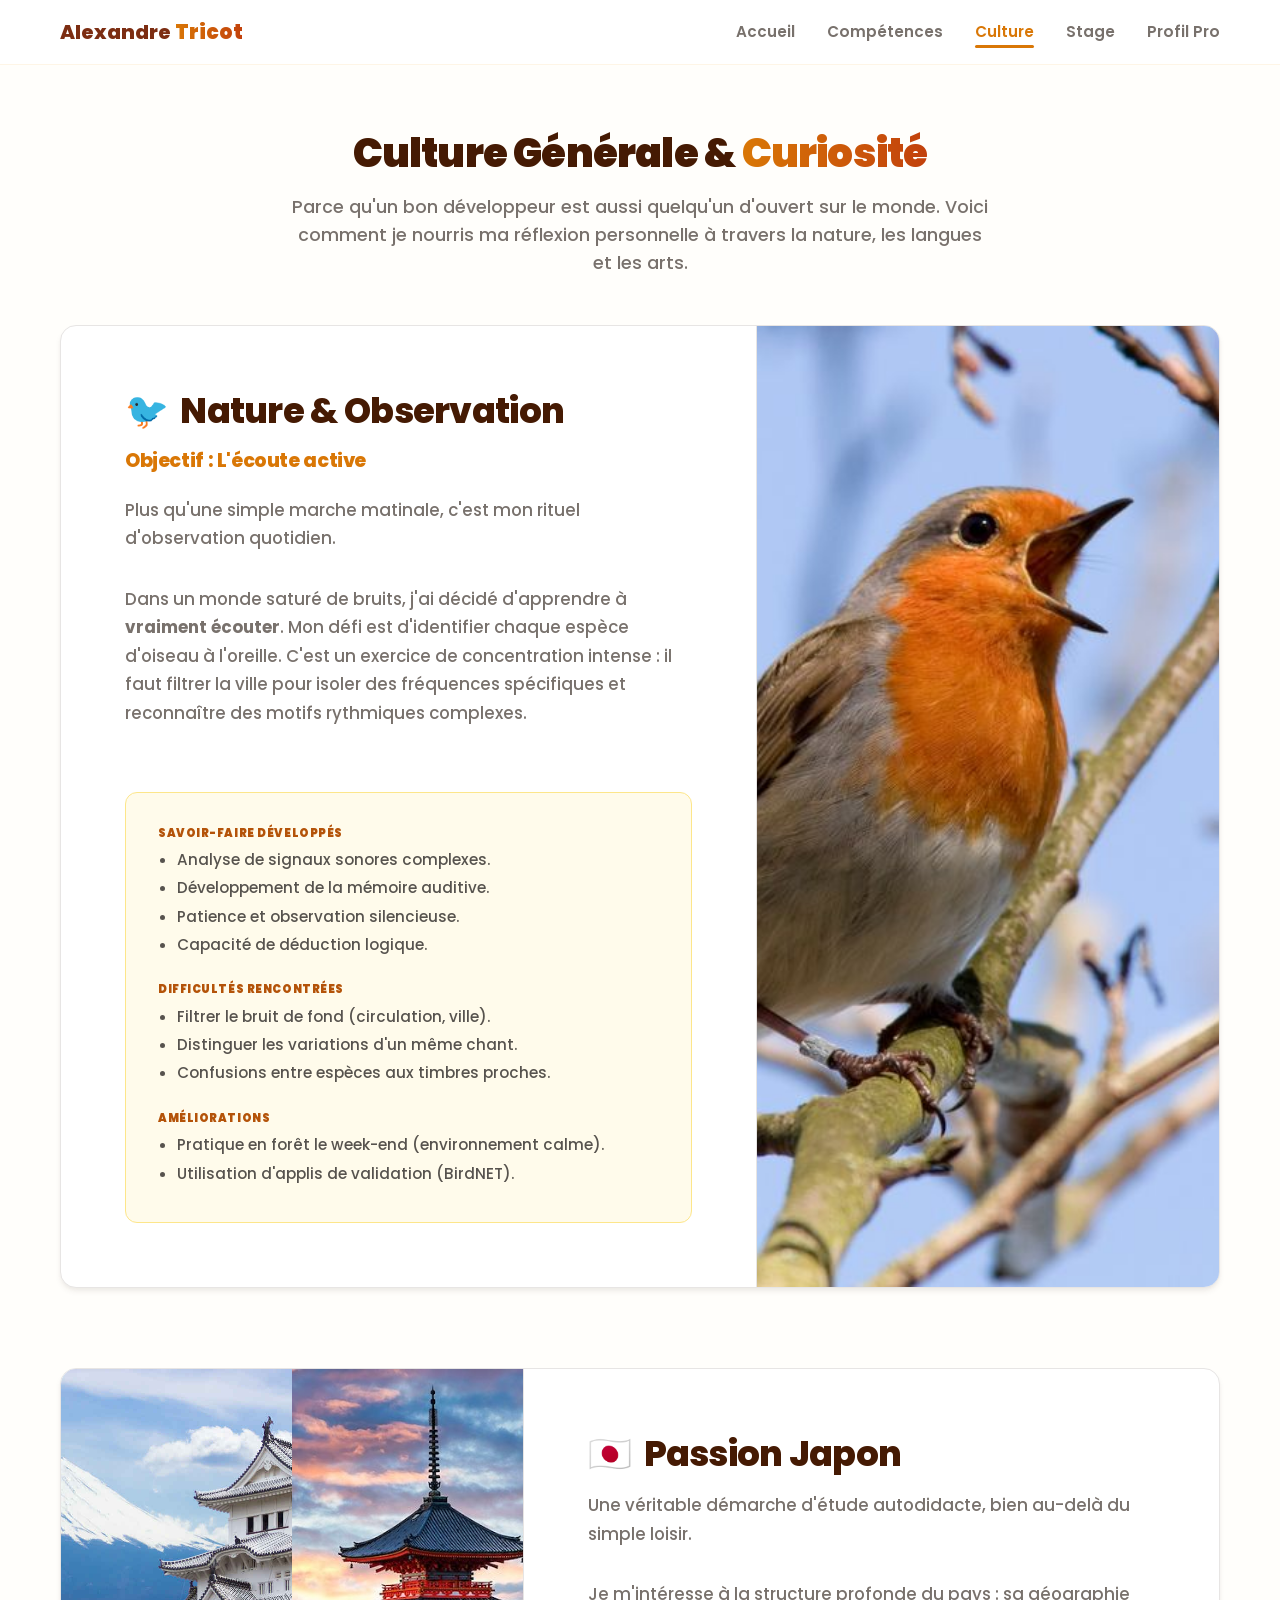
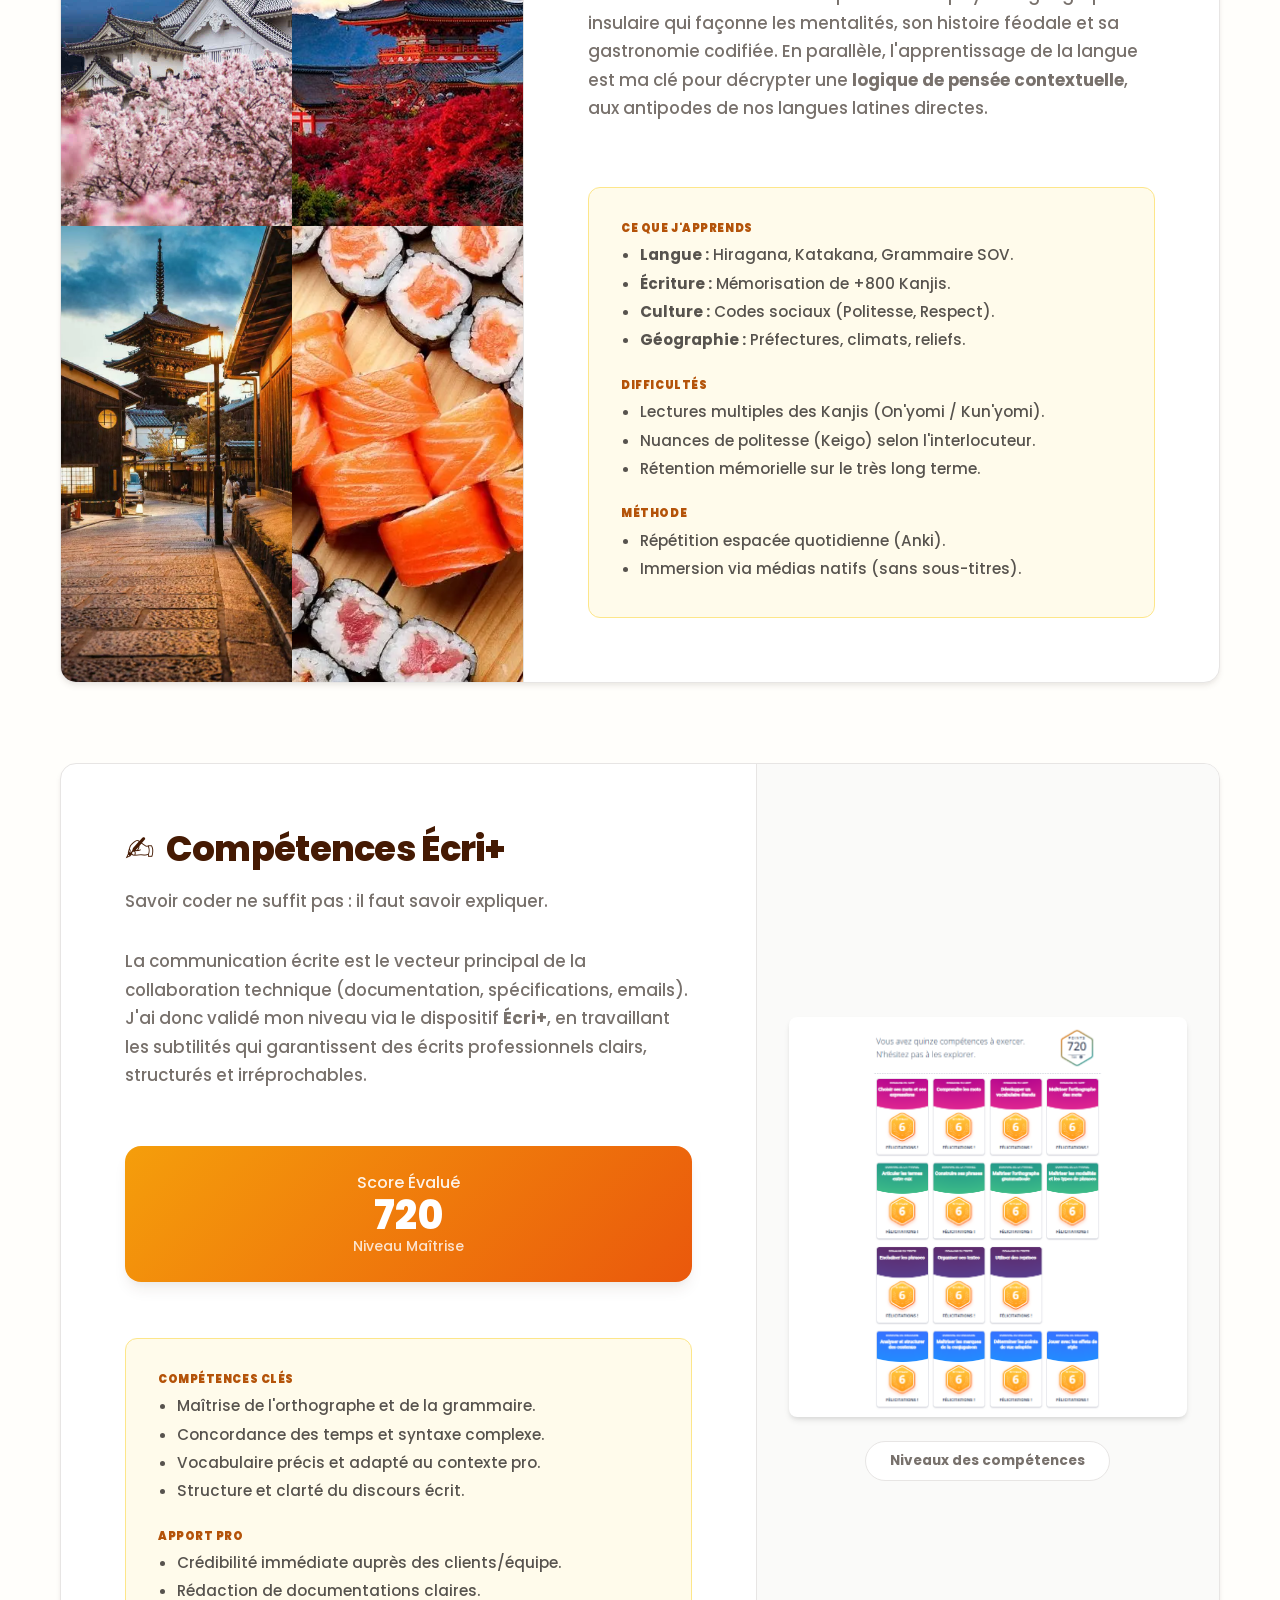
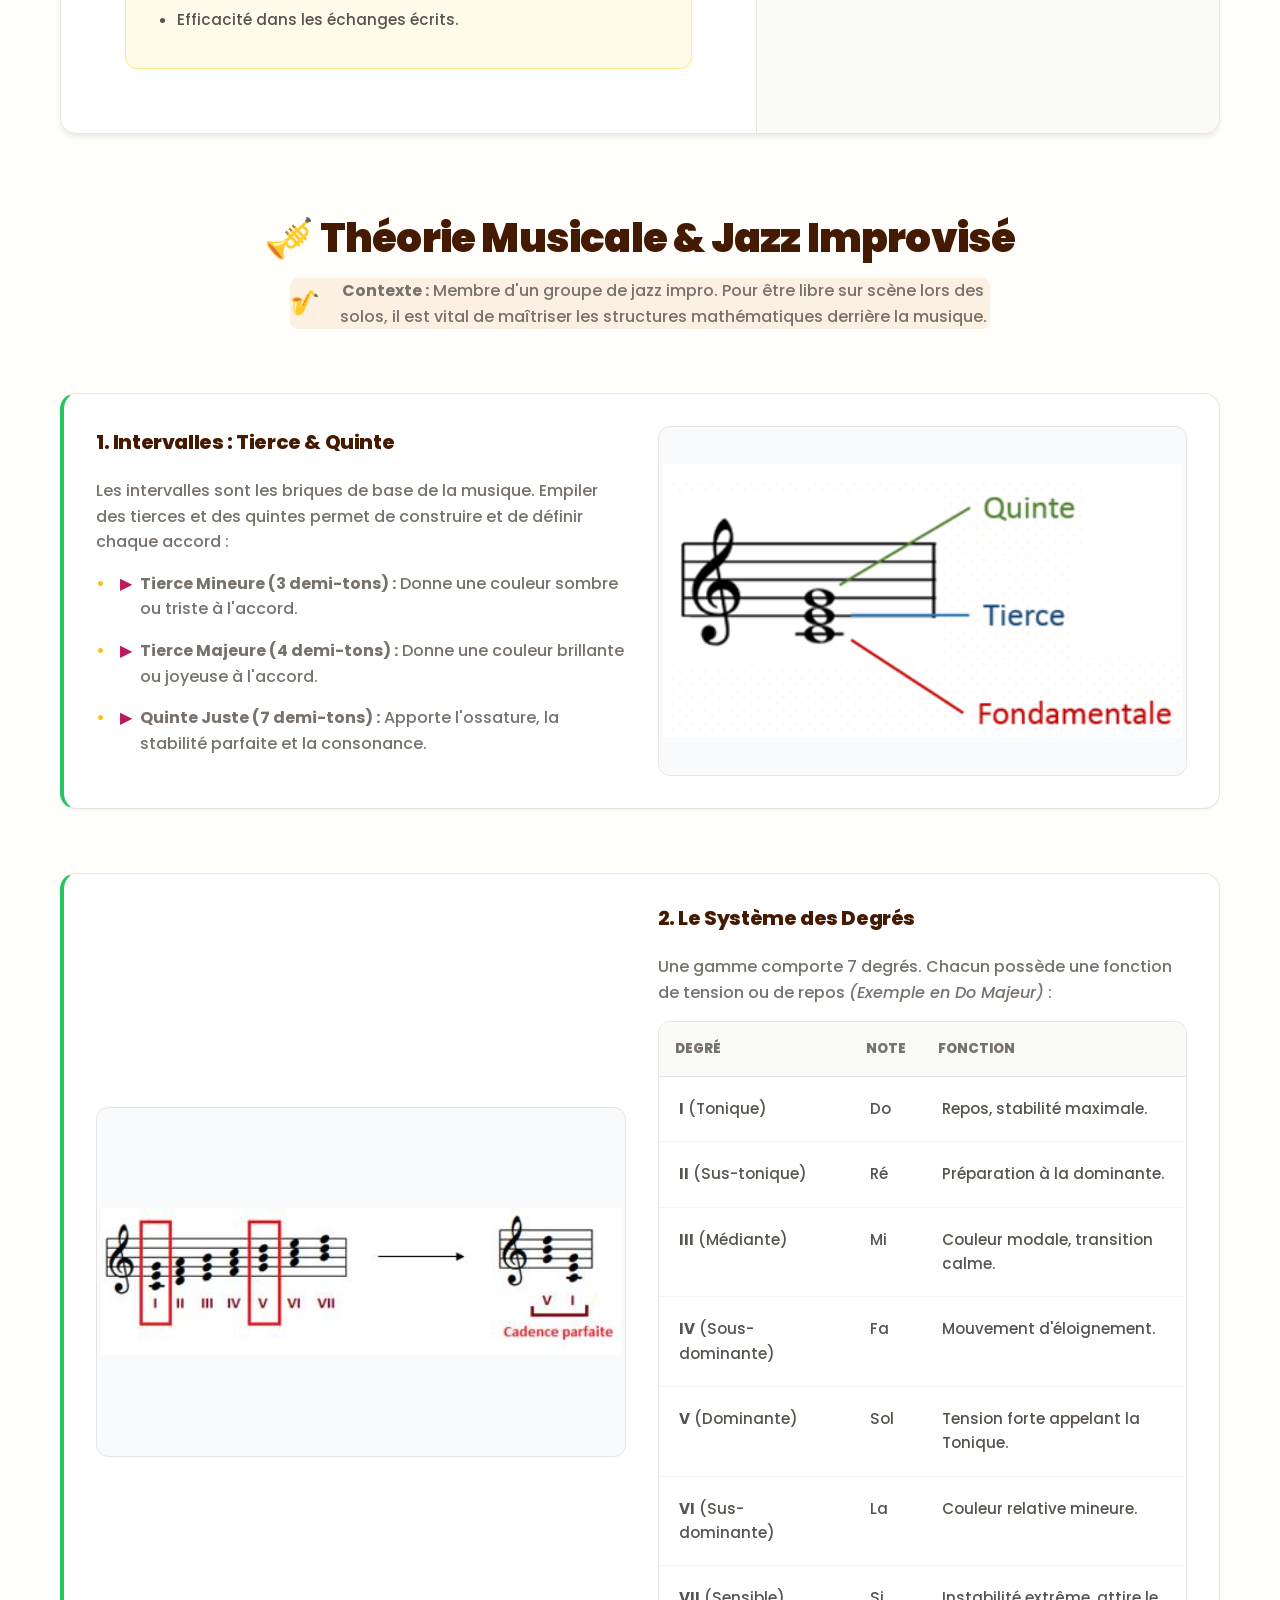
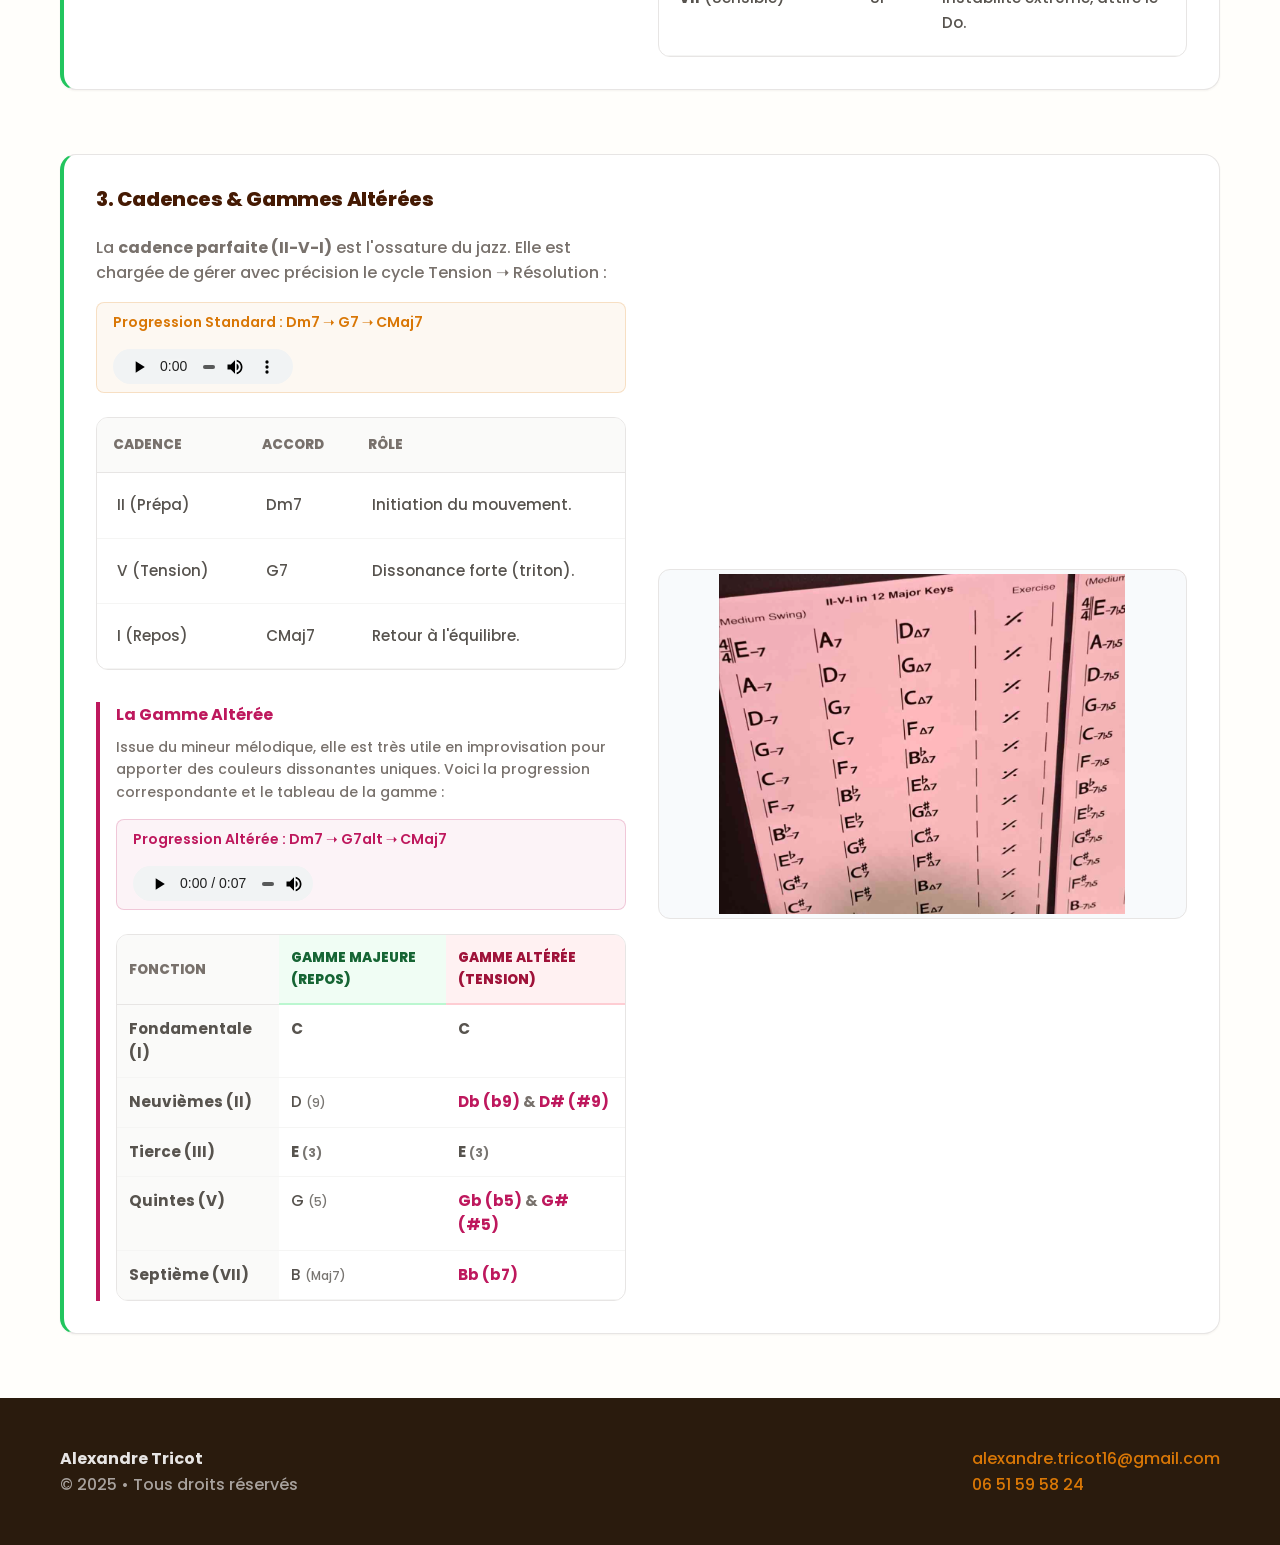
<file: culture.html>
<!DOCTYPE html>
<html lang="fr">

<head>
    <meta charset="UTF-8">
    <meta name="viewport" content="width=device-width, initial-scale=1.0">
    <title>Culture & Ouverture - Alexandre Tricot</title>
    <link rel="stylesheet" href="style.css">
</head>

<body>

    <header>
        <div class="container nav-container">
            <div class="logo">Alexandre <span class="gradient-text">Tricot</span></div>
            <nav class="nav-links">
                <a href="index.html">Accueil</a>
                <a href="competences.html">Compétences</a>
                <a href="culture.html" class="active">Culture</a>
                <a href="stage.html">Stage</a>
                                <a href="profil.html">Profil Pro</a>

            </nav>
        </div>
    </header>

    <main class="container">

        <!-- Introduction -->
        <section class="text-center pt-4 pb-3">
            <h1 class="section-title">Culture Générale & <span class="gradient-text">Curiosité</span></h1>
            <p class="text-muted max-w-700 mx-auto text-lg">
                Parce qu'un bon développeur est aussi quelqu'un d'ouvert sur le monde. Voici comment je nourris ma
                réflexion personnelle à travers la nature, les langues et les arts.
            </p>
        </section>

        <!-- Section Nature -->
        <section class="culture-section">
            <div class="culture-text">
                <h2><span>🐦</span> Nature & Observation</h2>
                <h3 class="text-accent mb-1 text-xl">Objectif : L'écoute active</h3>

                <p class="intro-lead">
                    Plus qu'une simple marche matinale, c'est mon rituel d'observation quotidien.
                </p>
                <p class="intro-details">
                    Dans un monde saturé de bruits, j'ai décidé d'apprendre à <strong>vraiment écouter</strong>. Mon
                    défi est d'identifier chaque espèce d'oiseau à l'oreille. C'est un exercice de concentration intense
                    : il faut filtrer la ville pour isoler des fréquences spécifiques et reconnaître des motifs
                    rythmiques complexes.
                </p>

                <div class="analysis-box">
                    <div class="analysis-item">
                        <span class="analysis-label">Savoir-Faire développés</span>
                        <ul>
                            <li>Analyse de signaux sonores complexes.</li>
                            <li>Développement de la mémoire auditive.</li>
                            <li>Patience et observation silencieuse.</li>
                            <li>Capacité de déduction logique.</li>
                        </ul>
                    </div>
                    <div class="analysis-item">
                        <span class="analysis-label">Difficultés rencontrées</span>
                        <ul>
                            <li>Filtrer le bruit de fond (circulation, ville).</li>
                            <li>Distinguer les variations d'un même chant.</li>
                            <li>Confusions entre espèces aux timbres proches.</li>
                        </ul>
                    </div>
                    <div class="analysis-item">
                        <span class="analysis-label">Améliorations</span>
                        <ul>
                            <li>Pratique en forêt le week-end (environnement calme).</li>
                            <li>Utilisation d'applis de validation (BirdNET).</li>
                        </ul>
                    </div>
                </div>
            </div>

            <div class="culture-visual has-cover">
                <img src="images/chant.png" alt="Identification des oiseaux" class="zoomable-img img-cover">
            </div>
        </section>

        <!-- Section Japon -->
        <section class="culture-section reverse">
            <div class="culture-text">
                <h2><span>🇯🇵</span> Passion Japon</h2>

                <p class="intro-lead">
                    Une véritable démarche d'étude autodidacte, bien au-delà du simple loisir.
                </p>
                <p class="intro-details">
                    Je m'intéresse à la structure profonde du pays : sa géographie insulaire qui façonne les mentalités,
                    son histoire féodale et sa gastronomie codifiée. En parallèle, l'apprentissage de la langue est ma
                    clé pour décrypter une <strong>logique de pensée contextuelle</strong>, aux antipodes de nos langues
                    latines directes.
                </p>

                <div class="analysis-box">
                    <div class="analysis-item">
                        <span class="analysis-label">Ce que j'apprends</span>
                        <ul>
                            <li><strong>Langue :</strong> Hiragana, Katakana, Grammaire SOV.</li>
                            <li><strong>Écriture :</strong> Mémorisation de +800 Kanjis.</li>
                            <li><strong>Culture :</strong> Codes sociaux (Politesse, Respect).</li>
                            <li><strong>Géographie :</strong> Préfectures, climats, reliefs.</li>
                        </ul>
                    </div>
                    <div class="analysis-item">
                        <span class="analysis-label">Difficultés</span>
                        <ul>
                            <li>Lectures multiples des Kanjis (On'yomi / Kun'yomi).</li>
                            <li>Nuances de politesse (Keigo) selon l'interlocuteur.</li>
                            <li>Rétention mémorielle sur le très long terme.</li>
                        </ul>
                    </div>
                    <div class="analysis-item">
                        <span class="analysis-label">Méthode</span>
                        <ul>
                            <li>Répétition espacée quotidienne (Anki).</li>
                            <li>Immersion via médias natifs (sans sous-titres).</li>
                        </ul>
                    </div>
                </div>
            </div>

            <div class="culture-visual has-grid">
                <div class="japan-grid">
                    <img src="images/Japon1.png" alt="Japon Paysage" class="zoomable-img">
                    <img src="images/japon2.png" alt="Japon Tradition" class="zoomable-img">
                    <img src="images/japon3.png" alt="Japon Moderne" class="zoomable-img">
                    <img src="images/japon4.png" alt="Japon Cuisine" class="zoomable-img">
                </div>
            </div>
        </section>

        <!-- Section Écri+ -->
        <section class="culture-section">
            <div class="culture-text">
                <h2><span>✍️</span> Compétences Écri+</h2>

                <p class="intro-lead">
                    Savoir coder ne suffit pas : il faut savoir expliquer.
                </p>
                <p class="intro-details">
                    La communication écrite est le vecteur principal de la collaboration technique (documentation,
                    spécifications, emails). J'ai donc validé mon niveau via le dispositif <strong>Écri+</strong>, en
                    travaillant les subtilités qui garantissent des écrits professionnels clairs, structurés et
                    irréprochables.
                </p>

                <div class="ecri-card my-1-5 p-1-5">
                    <div class="text-base opacity-90">Score Évalué</div>
                    <div class="text-4xl font-extrabold leading-none">720</div>
                    <div class="text-sm opacity-80">Niveau Maîtrise</div>
                </div>

                <div class="analysis-box">
                    <div class="analysis-item">
                        <span class="analysis-label">Compétences Clés</span>
                        <ul>
                            <li>Maîtrise de l'orthographe et de la grammaire.</li>
                            <li>Concordance des temps et syntaxe complexe.</li>
                            <li>Vocabulaire précis et adapté au contexte pro.</li>
                            <li>Structure et clarté du discours écrit.</li>
                        </ul>
                    </div>
                    <div class="analysis-item">
                        <span class="analysis-label">Apport Pro</span>
                        <ul>
                            <li>Crédibilité immédiate auprès des clients/équipe.</li>
                            <li>Rédaction de documentations claires.</li>
                            <li>Efficacité dans les échanges écrits.</li>
                        </ul>
                    </div>
                </div>
            </div>

            <div class="culture-visual">
                <img src="images/ecri.png" alt="Résultats Ecri+" class="zoomable-img img-contain">
                <p class="visual-caption">Niveaux des compétences</p>
            </div>
        </section>

        <!-- Section Musique -->
        <section class="mt-4 mb-4">

            <!-- Bloc 1: Intro -->
            <div class="text-center mb-4">
                <h2 class="section-title"><span>🎺</span> Théorie Musicale & Jazz Improvisé</h2>
                <div class="mb-1-5 flex items-center justify-center gap-1 text-base p-1 max-w-700 mx-auto"
                    style="background: rgba(217, 119, 6, 0.1); border-radius: 8px;">
                    <span class="text-2xl">🎷</span>
                    <span class="text-left text-muted"><strong>Contexte :</strong> Membre d'un groupe de jazz impro.
                        Pour être libre sur scène lors des solos, il est vital de maîtriser les structures mathématiques
                        derrière la musique.</span>
                </div>
            </div>

            <!-- Bloc 2: Tierces et Quintes -->
            <div class="stage-card flex flex-wrap items-center gap-2 mb-4" style="padding: 2rem;">
                <div class="flex-1 min-w-300">
                    <h3 class="text-accent text-xl mb-1">1. Intervalles : Tierce & Quinte</h3>
                    <p class="mb-1 text-muted">Les intervalles sont les briques de base de la musique. Empiler des
                        tierces et des quintes permet de construire et de définir chaque accord :</p>
                    <ul class="list-none p-0 mb-0">
                        <li class="mb-0-5 flex items-start gap-0-5"><span class="text-pink-700 font-bold">▶</span> <span
                                class="text-muted"><strong>Tierce Mineure (3 demi-tons) :</strong> Donne une couleur
                                sombre ou triste à l'accord.</span></li>
                        <li class="mb-0-5 flex items-start gap-0-5"><span class="text-pink-700 font-bold">▶</span> <span
                                class="text-muted"><strong>Tierce Majeure (4 demi-tons) :</strong> Donne une couleur
                                brillante ou joyeuse à l'accord.</span></li>
                        <li class="flex items-start gap-0-5"><span class="text-pink-700 font-bold">▶</span> <span
                                class="text-muted"><strong>Quinte Juste (7 demi-tons) :</strong> Apporte l'ossature, la
                                stabilité parfaite et la consonance.</span></li>
                    </ul>
                </div>
                <div class="flex-1 min-w-300">
                    <div class="trace-item"
                        style="height: 350px; border-radius: 12px; background: #f8fafc; cursor: zoom-in;">
                        <img src="images/tiercequinte.png" alt="Tierces et Quintes" class="zoomable-img"
                            style="object-fit: contain; width: 100%; height: 100%; padding: 0.25rem;">
                        <div class="trace-caption">Les Intervalles</div>
                    </div>
                </div>
            </div>

            <!-- Bloc 3: Degrés -->
            <div class="stage-card flex flex-wrap flex-row-reverse items-center gap-2 mb-4" style="padding: 2rem;">
                <div class="flex-1 min-w-300">
                    <h3 class="text-accent text-xl mb-1">2. Le Système des Degrés</h3>
                    <p class="mb-1 text-muted">Une gamme comporte 7 degrés. Chacun possède une fonction de tension ou de
                        repos <em>(Exemple en Do Majeur)</em> :</p>
                    <table class="criteria-table" style="width: 100%; margin-bottom: 0;">
                        <thead>
                            <tr>
                                <th>Degré</th>
                                <th>Note</th>
                                <th>Fonction</th>
                            </tr>
                        </thead>
                        <tbody>
                            <tr>
                                <td><strong>I</strong> (Tonique)</td>
                                <td>Do</td>
                                <td>Repos, stabilité maximale.</td>
                            </tr>
                            <tr>
                                <td><strong>II</strong> (Sus-tonique)</td>
                                <td>Ré</td>
                                <td>Préparation à la dominante.</td>
                            </tr>
                            <tr>
                                <td><strong>III</strong> (Médiante)</td>
                                <td>Mi</td>
                                <td>Couleur modale, transition calme.</td>
                            </tr>
                            <tr>
                                <td><strong>IV</strong> (Sous-dominante)</td>
                                <td>Fa</td>
                                <td>Mouvement d'éloignement.</td>
                            </tr>
                            <tr>
                                <td><strong>V</strong> (Dominante)</td>
                                <td>Sol</td>
                                <td>Tension forte appelant la Tonique.</td>
                            </tr>
                            <tr>
                                <td><strong>VI</strong> (Sus-dominante)</td>
                                <td>La</td>
                                <td>Couleur relative mineure.</td>
                            </tr>
                            <tr>
                                <td><strong>VII</strong> (Sensible)</td>
                                <td>Si</td>
                                <td>Instabilité extrême, attire le Do.</td>
                            </tr>
                        </tbody>
                    </table>
                </div>
                <div class="flex-1 min-w-300">
                    <div class="trace-item"
                        style="height: 350px; border-radius: 12px; background: #f8fafc; cursor: zoom-in;">
                        <img src="images/degrés.jpg" alt="Les Degrés" class="zoomable-img"
                            style="object-fit: contain; width: 100%; height: 100%; padding: 0.25rem;">
                        <div class="trace-caption">Tableau des Degrés</div>
                    </div>
                </div>
            </div>

            <!-- Bloc 4: Cadences et Gammes -->
            <div class="stage-card flex flex-wrap items-center gap-2 mb-4" style="padding: 2rem;">
                <div class="flex-1 min-w-300">
                    <h3 class="text-accent text-xl mb-1">3. Cadences & Gammes Altérées</h3>
                    <p class="mb-1 text-muted">La <strong>cadence parfaite (II-V-I)</strong> est l'ossature du jazz. Elle est
                        chargée de gérer avec précision le cycle Tension ➝ Résolution :</p>
                    
                    <div class="flex items-center justify-between flex-wrap gap-1 mb-1-5" style="background: rgba(217,119,6,0.05); padding: 0.5rem 1rem; border-radius: 8px; border: 1px solid rgba(217,119,6,0.2);">
                        <span class="text-sm font-semibold text-accent">Progression Standard : Dm7 ➝ G7 ➝ CMaj7</span>
                        <audio controls style="height: 35px; max-width: 180px;">
                            <source src="sound/251.mp3" type="audio/mpeg">
                        </audio>
                    </div>

                    <table class="criteria-table" style="width: 100%; margin-bottom: 2rem;">
                        <thead>
                            <tr>
                                <th>Cadence</th>
                                <th>Accord</th>
                                <th>Rôle</th>
                            </tr>
                        </thead>
                        <tbody>
                            <tr>
                                <td>II (Prépa)</td>
                                <td>Dm7</td>
                                <td>Initiation du mouvement.</td>
                            </tr>
                            <tr>
                                <td>V (Tension)</td>
                                <td>G7</td>
                                <td>Dissonance forte (triton).</td>
                            </tr>
                            <tr>
                                <td>I (Repos)</td>
                                <td>CMaj7</td>
                                <td>Retour à l'équilibre.</td>
                            </tr>
                        </tbody>
                    </table>
                    <div style="border-left: 4px solid #be185d; padding-left: 1rem;">
                        <span class="text-pink-700 font-bold">La Gamme Altérée</span><br>
                        <p class="text-muted text-sm mt-0-5 mb-1">Issue du mineur mélodique, elle est très utile en
                            improvisation pour apporter des couleurs dissonantes uniques. Voici la progression correspondante et le tableau de la gamme :</p>
                        
                        <div class="flex items-center justify-between flex-wrap gap-1 mb-1-5" style="background: rgba(190,24,93,0.05); padding: 0.5rem 1rem; border-radius: 8px; border: 1px solid rgba(190,24,93,0.2);">
                            <span class="text-sm font-semibold text-pink-700">Progression Altérée : Dm7 ➝ G7alt ➝ CMaj7</span>
                            <audio controls style="height: 35px; max-width: 180px;">
                                <source src="sound/25alt1.mp3" type="audio/mpeg">
                            </audio>
                        </div>

                        <table class="criteria-table" style="width: 100%; margin-bottom: 0; font-size: 0.85rem;">
                            <thead>
                                <tr>
                                    <th style="padding: 0.75rem; text-align: left;">Fonction</th>
                                    <th style="padding: 0.75rem; text-align: left; background: #f0fdf4; color: #166534; border-bottom: 2px solid #bbf7d0;">Gamme Majeure (Repos)</th>
                                    <th style="padding: 0.75rem; text-align: left; background: #fff1f2; color: #9f1239; border-bottom: 2px solid #fecdd3;">Gamme Altérée (Tension)</th>
                                </tr>
                            </thead>
                            <tbody>
                                <tr>
                                    <td style="padding: 0.75rem; background: #fafaf9;"><strong>Fondamentale (I)</strong></td>
                                    <td style="padding: 0.75rem; font-weight: bold;">C</td>
                                    <td style="padding: 0.75rem; font-weight: bold;">C</td>
                                </tr>
                                <tr>
                                    <td style="padding: 0.75rem; background: #fafaf9;"><strong>Neuvièmes (II)</strong></td>
                                    <td style="padding: 0.75rem; color: #57534e;">D <span class="text-xs opacity-80">(9)</span></td>
                                    <td style="padding: 0.75rem; color: #be185d; font-weight: bold;">Db (b9) <span class="font-normal text-muted">&amp;</span> D# (#9)</td>
                                </tr>
                                <tr>
                                    <td style="padding: 0.75rem; background: #fafaf9;"><strong>Tierce (III)</strong></td>
                                    <td style="padding: 0.75rem; font-weight: bold;">E <span class="text-xs opacity-80">(3)</span></td>
                                    <td style="padding: 0.75rem; font-weight: bold;">E <span class="text-xs opacity-80">(3)</span></td>
                                </tr>
                                <tr>
                                    <td style="padding: 0.75rem; background: #fafaf9;"><strong>Quintes (V)</strong></td>
                                    <td style="padding: 0.75rem; color: #57534e;">G <span class="text-xs opacity-80">(5)</span></td>
                                    <td style="padding: 0.75rem; color: #be185d; font-weight: bold;">Gb (b5) <span class="font-normal text-muted">&amp;</span> G# (#5)</td>
                                </tr>
                                <tr>
                                    <td style="padding: 0.75rem; background: #fafaf9;"><strong>Septième (VII)</strong></td>
                                    <td style="padding: 0.75rem; color: #57534e;">B <span class="text-xs opacity-80">(Maj7)</span></td>
                                    <td style="padding: 0.75rem; color: #be185d; font-weight: bold;">Bb (b7)</td>
                                </tr>
                            </tbody>
                        </table>
                    </div>
                </div>
                <div class="flex-1 min-w-300">
                    <div class="trace-item"
                        style="height: 350px; border-radius: 12px; background: #f8fafc; cursor: zoom-in;">
                        <img src="images/251.png" alt="Cadence 2-5-1" class="zoomable-img"
                            style="object-fit: contain; width: 100%; height: 100%; padding: 0.25rem;">
                        <div class="trace-caption">La Cadence II-V-I</div>
                    </div>
                </div>
            </div>

        </section>

    </main>

    <footer>
        <div class="container footer-content">
            <div>
                <strong>Alexandre Tricot</strong><br>
                <span>© 2025 • Tous droits réservés</span>
            </div>
            <div>
                <a href="mailto:alexandre.tricot16@gmail.com"
                    class="link-arrow text-accent">alexandre.tricot16@gmail.com</a>
                <p class="text-accent">06 51 59 58 24</p>
            </div>
        </div>
    </footer>

    <!-- Lightbox Modal -->
    <div id="imageModal" class="modal">
        <span class="close">&times;</span>
        <img class="modal-content" id="img01">
    </div>

    <script>
        // Lightbox Logic
        const modal = document.getElementById("imageModal");
        const modalImg = document.getElementById("img01");
        const closeBtn = document.querySelector(".close");
        // Sélectionner toutes les images avec la classe 'zoomable-img'
        const images = document.querySelectorAll('.zoomable-img');

        images.forEach(img => {
            img.onclick = function () {
                modal.style.display = "flex";
                modalImg.src = this.src;
            }
        });

        closeBtn.onclick = function () { modal.style.display = "none"; }
        modal.onclick = function (e) { if (e.target === modal) modal.style.display = "none"; }
        document.addEventListener('keydown', function (e) { if (e.key === "Escape") modal.style.display = "none"; });
    </script>
</body>

</html>
</file>
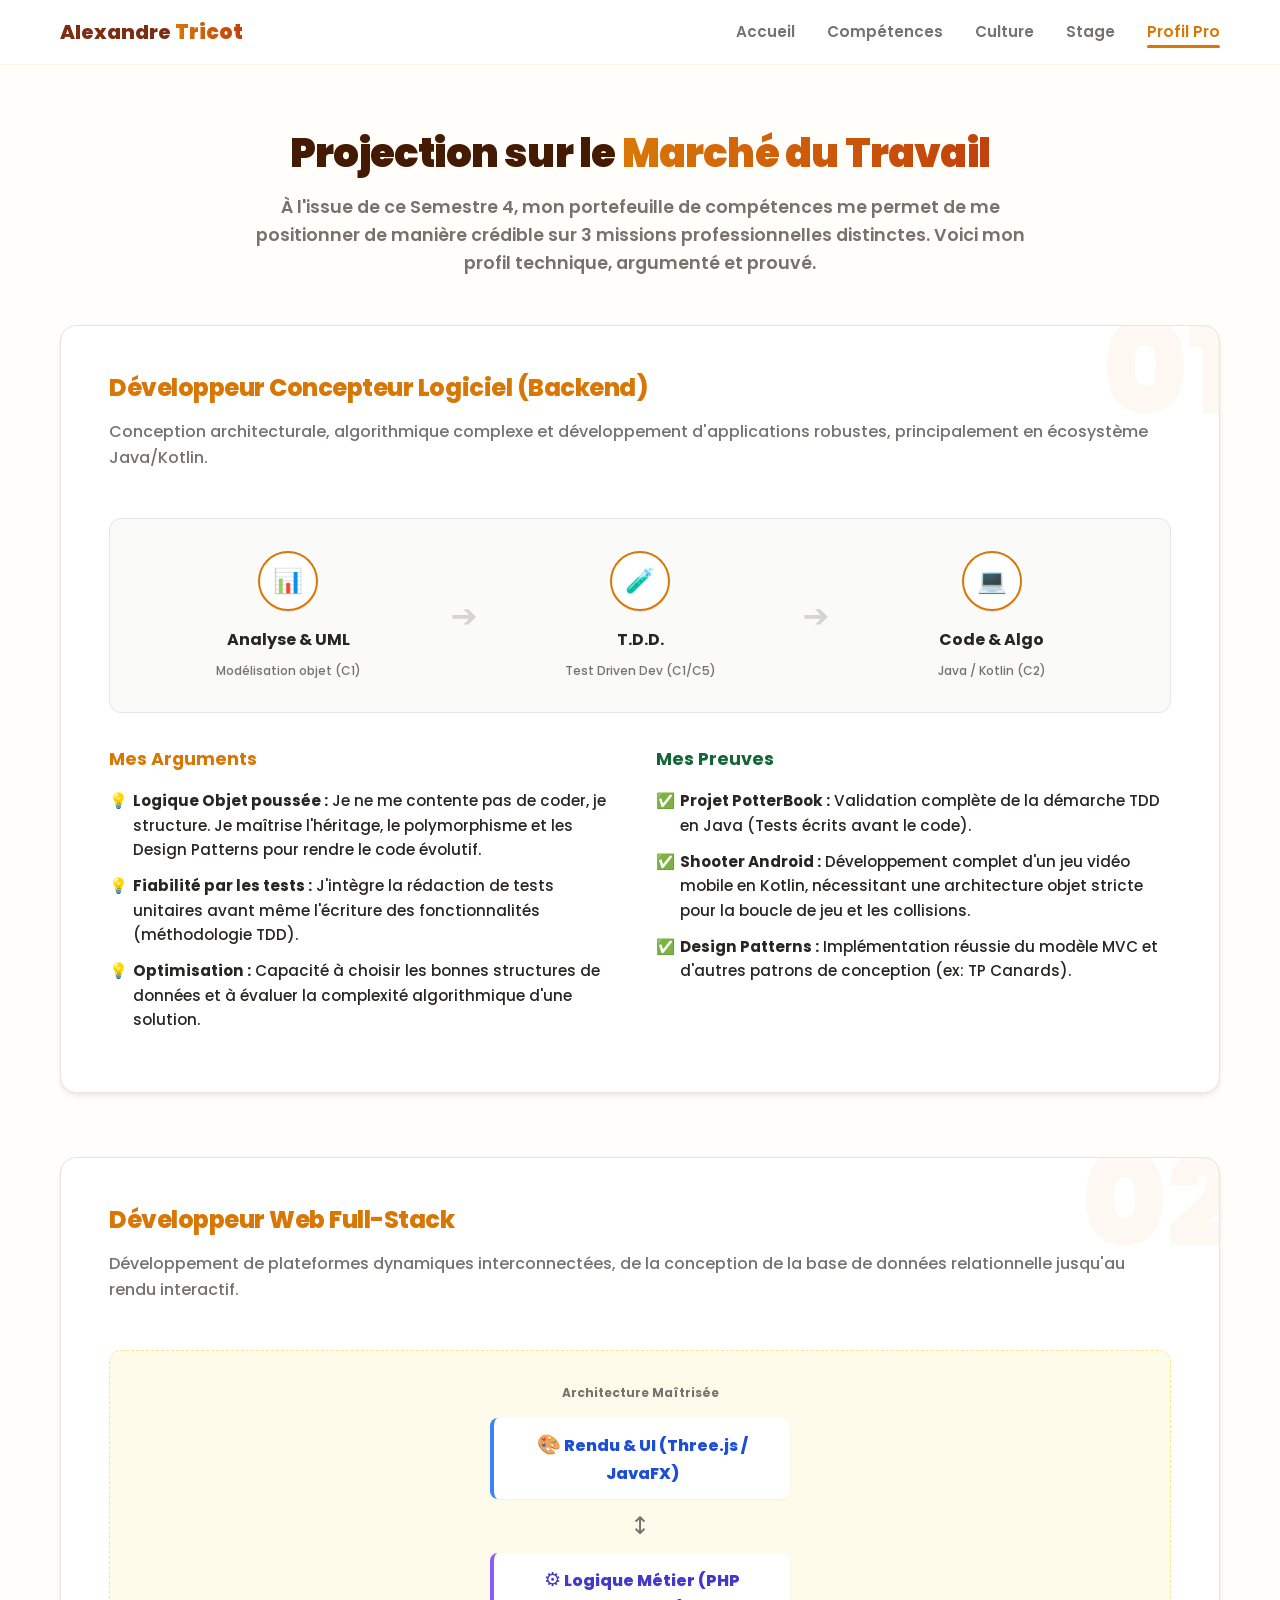
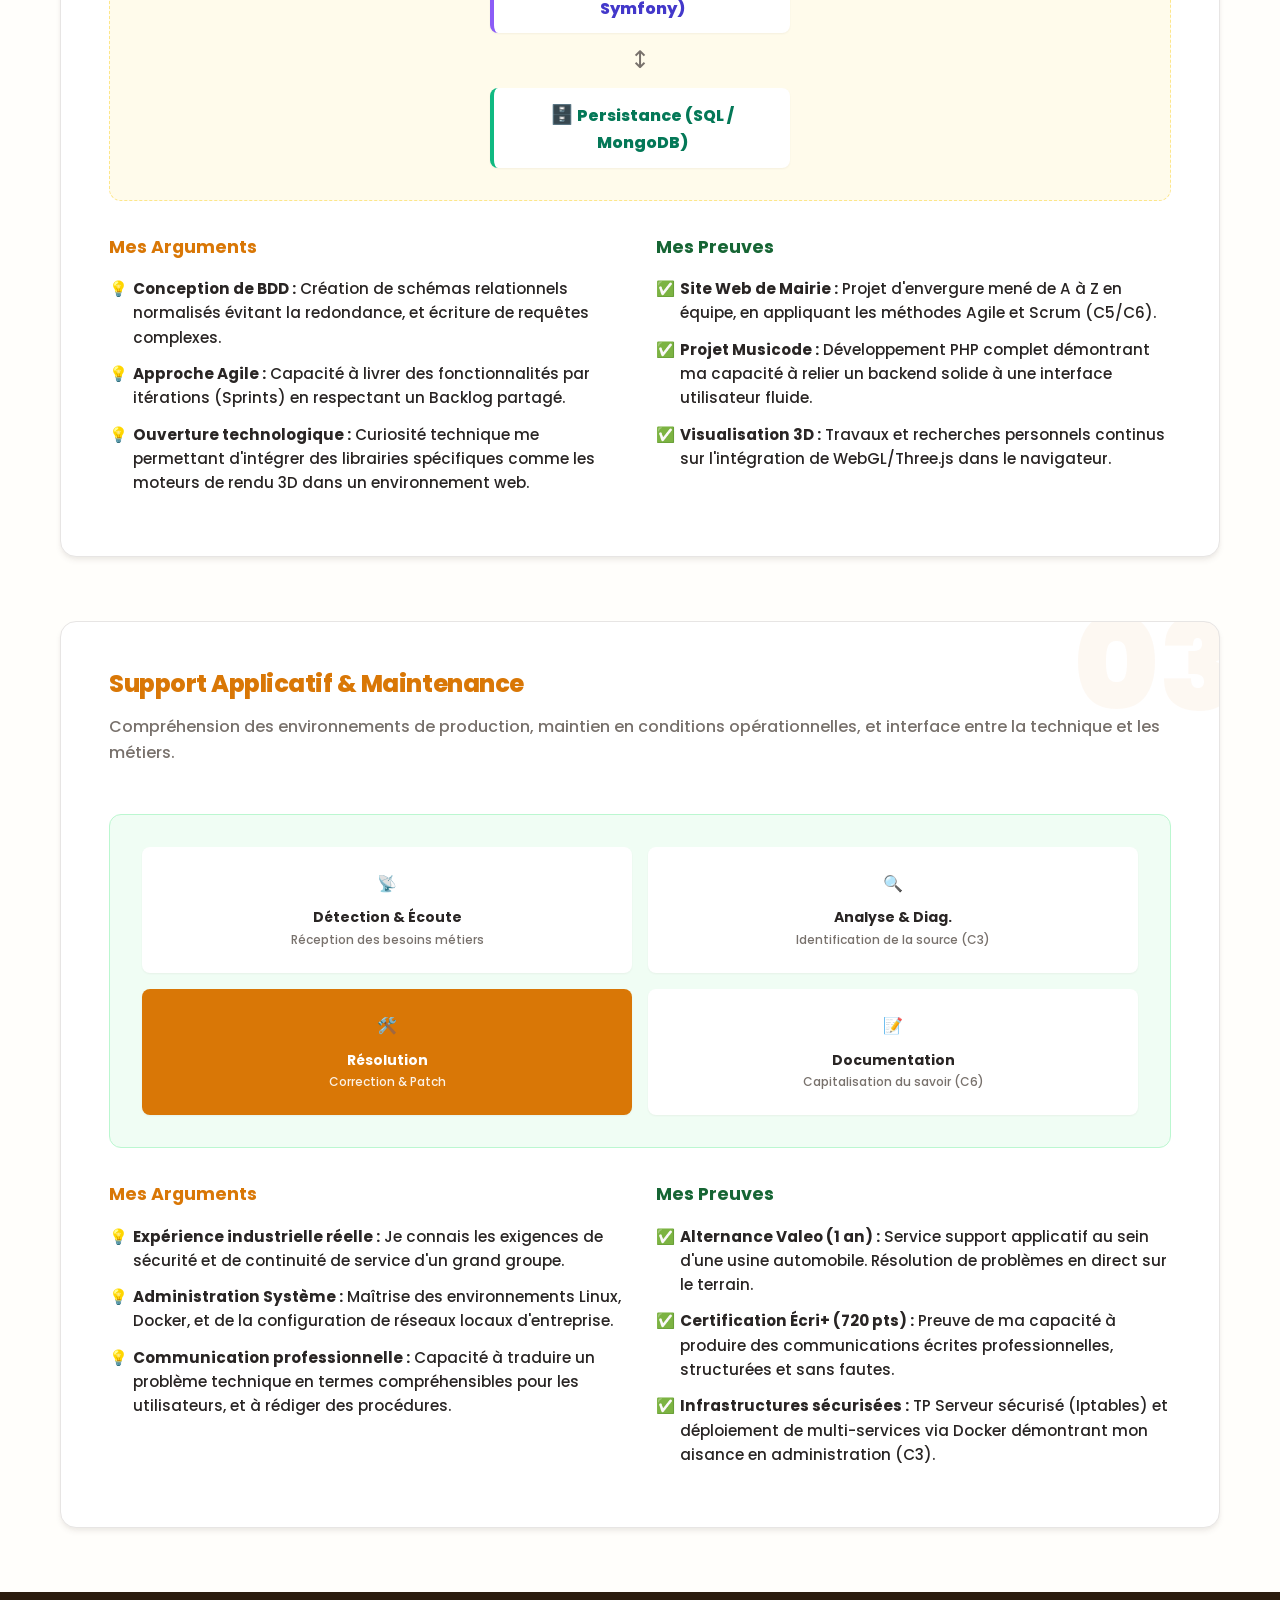
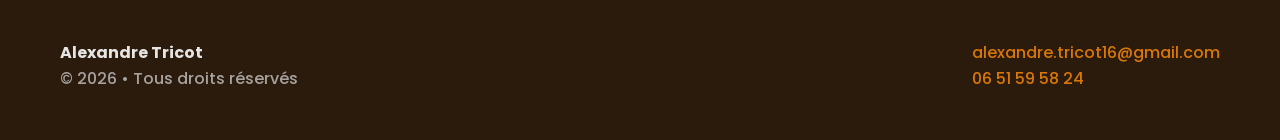
<file: profil.html>
<!DOCTYPE html>
<html lang="fr">

<head>
    <meta charset="UTF-8">
    <meta name="viewport" content="width=device-width, initial-scale=1.0">
    <title>Mon Profil Professionnel - Alexandre Tricot</title>
    <link rel="stylesheet" href="style.css">
    <style>
        /* ========================================= */
        /* COMPOSANTS INFOGRAPHIQUES SPECIFIQUES     */
        /* ========================================= */
        
        .mission-section {
            background: var(--bg-surface);
            border-radius: var(--radius-lg);
            padding: 3rem;
            margin-bottom: 4rem;
            box-shadow: var(--shadow-md);
            border: 1px solid var(--border-color);
            position: relative;
            overflow: hidden;
        }

        .mission-number {
            position: absolute;
            top: -20px;
            right: -20px;
            font-size: 8rem;
            font-weight: 900;
            color: rgba(217, 119, 6, 0.05); /* Accent color très transparent */
            line-height: 1;
            z-index: 0;
            pointer-events: none;
        }

        .mission-content {
            position: relative;
            z-index: 1;
        }

        /* --- Infographie Type 1 : Flux TDD (Mission 1) --- */
        .workflow-flex {
            display: flex;
            align-items: center;
            justify-content: space-between;
            flex-wrap: wrap;
            gap: 1rem;
            background: #fafaf9;
            padding: 2rem;
            border-radius: 12px;
            border: 1px solid var(--border-color);
        }
        .workflow-step {
            text-align: center;
            flex: 1;
            min-width: 120px;
        }
        .step-icon {
            width: 60px;
            height: 60px;
            background: white;
            border-radius: 50%;
            display: flex;
            align-items: center;
            justify-content: center;
            font-size: 1.5rem;
            margin: 0 auto 1rem auto;
            box-shadow: var(--shadow-sm);
            border: 2px solid var(--accent-color);
            color: var(--accent-color);
        }
        .step-arrow {
            color: #d6d3d1;
            font-size: 2rem;
            font-weight: bold;
        }

        /* --- Infographie Type 2 : Stack Pyramide (Mission 2) --- */
        .stack-pyramid {
            display: flex;
            flex-direction: column;
            gap: 0.5rem;
            align-items: center;
            background: #fffbeb;
            padding: 2rem;
            border-radius: 12px;
            border: 1px dashed #fde68a;
        }
        .stack-layer {
            background: white;
            padding: 0.75rem 2rem;
            border-radius: 8px;
            font-weight: 800;
            box-shadow: var(--shadow-sm);
            text-align: center;
            border-left: 4px solid;
            width: 100%;
            max-width: 300px;
        }
        .layer-front { border-color: #3b82f6; color: #1d4ed8; }
        .layer-back { border-color: #8b5cf6; color: #4338ca; width: 85%; }
        .layer-data { border-color: #10b981; color: #047857; width: 70%; }

        /* --- Infographie Type 3 : Cycle Support (Mission 3) --- */
        .cycle-grid {
            display: grid;
            grid-template-columns: repeat(2, 1fr);
            gap: 1rem;
            background: #f0fdf4;
            padding: 2rem;
            border-radius: 12px;
            border: 1px solid #bbf7d0;
        }
        .cycle-box {
            background: white;
            padding: 1.5rem;
            border-radius: 8px;
            text-align: center;
            box-shadow: var(--shadow-sm);
        }
        .cycle-box.highlight {
            background: var(--accent-color);
            color: white;
        }

        /* --- Preuves & Arguments --- */
        .arg-preuve-grid {
            display: grid;
            grid-template-columns: 1fr 1fr;
            gap: 2rem;
            margin-top: 2rem;
        }
        .arg-box h4, .preuve-box h4 {
            font-size: 1.1rem;
            margin-bottom: 1rem;
            display: flex;
            align-items: center;
            gap: 0.5rem;
        }
        .arg-box ul, .preuve-box ul {
            list-style: none;
            padding: 0;
        }
        .arg-box li, .preuve-box li {
            margin-bottom: 0.75rem;
            padding-left: 1.5rem;
            position: relative;
            font-size: 0.95rem;
        }
        .arg-box li::before {
            content: "💡";
            position: absolute;
            left: 0;
            top: 0;
        }
        .preuve-box li::before {
            content: "✅";
            position: absolute;
            left: 0;
            top: 0;
        }

        @media (max-width: 768px) {
            .arg-preuve-grid { grid-template-columns: 1fr; }
            .step-arrow { display: none; }
            .workflow-step { margin-bottom: 1.5rem; }
        }
    </style>
</head>

<body>

    <header>
        <div class="container nav-container">
            <div class="logo">Alexandre <span class="gradient-text">Tricot</span></div>
            <nav class="nav-links">
                <a href="index.html">Accueil</a>
                <a href="competences.html">Compétences</a>
                <a href="culture.html">Culture</a>
                <a href="stage.html">Stage</a>
                <a href="profil.html" class="active">Profil Pro</a>
            </nav>
        </div>
    </header>

    <main class="container">

        <section class="text-center pt-4 pb-3">
            <h1 class="section-title">Projection sur le <span class="gradient-text">Marché du Travail</span></h1>
            <p class="text-muted max-w-800 mx-auto text-lg font-semibold">
                À l'issue de ce Semestre 4, mon portefeuille de compétences me permet de me positionner de manière crédible sur 3 missions professionnelles distinctes. Voici mon profil technique, argumenté et prouvé.
            </p>
        </section>

        <!-- MISSION 1 -->
        <section class="mission-section">
            <div class="mission-number">01</div>
            <div class="mission-content">
                <h2 class="text-3xl mb-1 text-accent">Développeur Concepteur Logiciel (Backend)</h2>
                <p class="text-muted mb-3">Conception architecturale, algorithmique complexe et développement d'applications robustes, principalement en écosystème Java/Kotlin.</p>

                <!-- Infographie Mission 1 -->
                <div class="workflow-flex">
                    <div class="workflow-step">
                        <div class="step-icon">📊</div>
                        <strong>Analyse & UML</strong>
                        <div class="text-xs text-muted mt-0-5">Modélisation objet (C1)</div>
                    </div>
                    <div class="step-arrow">➔</div>
                    <div class="workflow-step">
                        <div class="step-icon">🧪</div>
                        <strong>T.D.D.</strong>
                        <div class="text-xs text-muted mt-0-5">Test Driven Dev (C1/C5)</div>
                    </div>
                    <div class="step-arrow">➔</div>
                    <div class="workflow-step">
                        <div class="step-icon">💻</div>
                        <strong>Code & Algo</strong>
                        <div class="text-xs text-muted mt-0-5">Java / Kotlin (C2)</div>
                    </div>
                </div>

                <div class="arg-preuve-grid">
                    <div class="arg-box">
                        <h4 class="text-accent">Mes Arguments</h4>
                        <ul>
                            <li><strong>Logique Objet poussée :</strong> Je ne me contente pas de coder, je structure. Je maîtrise l'héritage, le polymorphisme et les Design Patterns pour rendre le code évolutif.</li>
                            <li><strong>Fiabilité par les tests :</strong> J'intègre la rédaction de tests unitaires avant même l'écriture des fonctionnalités (méthodologie TDD).</li>
                            <li><strong>Optimisation :</strong> Capacité à choisir les bonnes structures de données et à évaluer la complexité algorithmique d'une solution.</li>
                        </ul>
                    </div>
                    <div class="preuve-box">
                        <h4 style="color: #166534;">Mes Preuves</h4>
                        <ul>
                            <li><strong>Projet PotterBook :</strong> Validation complète de la démarche TDD en Java (Tests écrits avant le code).</li>
                            <li><strong>Shooter Android :</strong> Développement complet d'un jeu vidéo mobile en Kotlin, nécessitant une architecture objet stricte pour la boucle de jeu et les collisions.</li>
                            <li><strong>Design Patterns :</strong> Implémentation réussie du modèle MVC et d'autres patrons de conception (ex: TP Canards).</li>
                        </ul>
                    </div>
                </div>
            </div>
        </section>

        <!-- MISSION 2 -->
        <section class="mission-section">
            <div class="mission-number">02</div>
            <div class="mission-content">
                <h2 class="text-3xl mb-1 text-accent">Développeur Web Full-Stack</h2>
                <p class="text-muted mb-3">Développement de plateformes dynamiques interconnectées, de la conception de la base de données relationnelle jusqu'au rendu interactif.</p>

                <!-- Infographie Mission 2 -->
                <div class="stack-pyramid">
                    <div class="text-xs text-muted mb-0-5 font-bold uppercase">Architecture Maîtrisée</div>
                    <div class="stack-layer layer-front">
                        <span class="text-xl mr-0-5">🎨</span> Rendu & UI (Three.js / JavaFX)
                    </div>
                    <div class="text-2xl text-muted">↕</div>
                    <div class="stack-layer layer-back">
                        <span class="text-xl mr-0-5">⚙️</span> Logique Métier (PHP Symfony)
                    </div>
                    <div class="text-2xl text-muted">↕</div>
                    <div class="stack-layer layer-data">
                        <span class="text-xl mr-0-5">🗄️</span> Persistance (SQL / MongoDB)
                    </div>
                </div>

                <div class="arg-preuve-grid">
                    <div class="arg-box">
                        <h4 class="text-accent">Mes Arguments</h4>
                        <ul>
                            <li><strong>Conception de BDD :</strong> Création de schémas relationnels normalisés évitant la redondance, et écriture de requêtes complexes.</li>
                            <li><strong>Approche Agile :</strong> Capacité à livrer des fonctionnalités par itérations (Sprints) en respectant un Backlog partagé.</li>
                            <li><strong>Ouverture technologique :</strong> Curiosité technique me permettant d'intégrer des librairies spécifiques comme les moteurs de rendu 3D dans un environnement web.</li>
                        </ul>
                    </div>
                    <div class="preuve-box">
                        <h4 style="color: #166534;">Mes Preuves</h4>
                        <ul>
                            <li><strong>Site Web de Mairie :</strong> Projet d'envergure mené de A à Z en équipe, en appliquant les méthodes Agile et Scrum (C5/C6).</li>
                            <li><strong>Projet Musicode :</strong> Développement PHP complet démontrant ma capacité à relier un backend solide à une interface utilisateur fluide.</li>
                            <li><strong>Visualisation 3D :</strong> Travaux et recherches personnels continus sur l'intégration de WebGL/Three.js dans le navigateur.</li>
                        </ul>
                    </div>
                </div>
            </div>
        </section>

        <!-- MISSION 3 -->
        <section class="mission-section" style="margin-bottom: 0;">
            <div class="mission-number">03</div>
            <div class="mission-content">
                <h2 class="text-3xl mb-1 text-accent">Support Applicatif & Maintenance</h2>
                <p class="text-muted mb-3">Compréhension des environnements de production, maintien en conditions opérationnelles, et interface entre la technique et les métiers.</p>

                <!-- Infographie Mission 3 -->
                <div class="cycle-grid">
                    <div class="cycle-box">
                        <div class="text-3xl mb-0-5">📡</div>
                        <strong class="text-sm">Détection & Écoute</strong>
                        <div class="text-xs text-muted">Réception des besoins métiers</div>
                    </div>
                    <div class="cycle-box">
                        <div class="text-3xl mb-0-5">🔍</div>
                        <strong class="text-sm">Analyse & Diag.</strong>
                        <div class="text-xs text-muted">Identification de la source (C3)</div>
                    </div>
                    <div class="cycle-box highlight">
                        <div class="text-3xl mb-0-5">🛠️</div>
                        <strong class="text-sm">Résolution</strong>
                        <div class="text-xs opacity-90">Correction & Patch</div>
                    </div>
                    <div class="cycle-box">
                        <div class="text-3xl mb-0-5">📝</div>
                        <strong class="text-sm">Documentation</strong>
                        <div class="text-xs text-muted">Capitalisation du savoir (C6)</div>
                    </div>
                </div>

                <div class="arg-preuve-grid">
                    <div class="arg-box">
                        <h4 class="text-accent">Mes Arguments</h4>
                        <ul>
                            <li><strong>Expérience industrielle réelle :</strong> Je connais les exigences de sécurité et de continuité de service d'un grand groupe.</li>
                            <li><strong>Administration Système :</strong> Maîtrise des environnements Linux, Docker, et de la configuration de réseaux locaux d'entreprise.</li>
                            <li><strong>Communication professionnelle :</strong> Capacité à traduire un problème technique en termes compréhensibles pour les utilisateurs, et à rédiger des procédures.</li>
                        </ul>
                    </div>
                    <div class="preuve-box">
                        <h4 style="color: #166534;">Mes Preuves</h4>
                        <ul>
                            <li><strong>Alternance Valeo (1 an) :</strong> Service support applicatif au sein d'une usine automobile. Résolution de problèmes en direct sur le terrain.</li>
                            <li><strong>Certification Écri+ (720 pts) :</strong> Preuve de ma capacité à produire des communications écrites professionnelles, structurées et sans fautes.</li>
                            <li><strong>Infrastructures sécurisées :</strong> TP Serveur sécurisé (Iptables) et déploiement de multi-services via Docker démontrant mon aisance en administration (C3).</li>
                        </ul>
                    </div>
                </div>
            </div>
        </section>

    </main>

    <footer class="mt-4">
        <div class="container footer-content">
            <div>
                <strong>Alexandre Tricot</strong><br>
                <span>© 2026 • Tous droits réservés</span>
            </div>
            <div>
                <a href="mailto:alexandre.tricot16@gmail.com" class="link-arrow text-accent">alexandre.tricot16@gmail.com</a>
                <p class="text-accent">06 51 59 58 24</p>
            </div>
        </div>
    </footer>

</body>
</html>
</file>
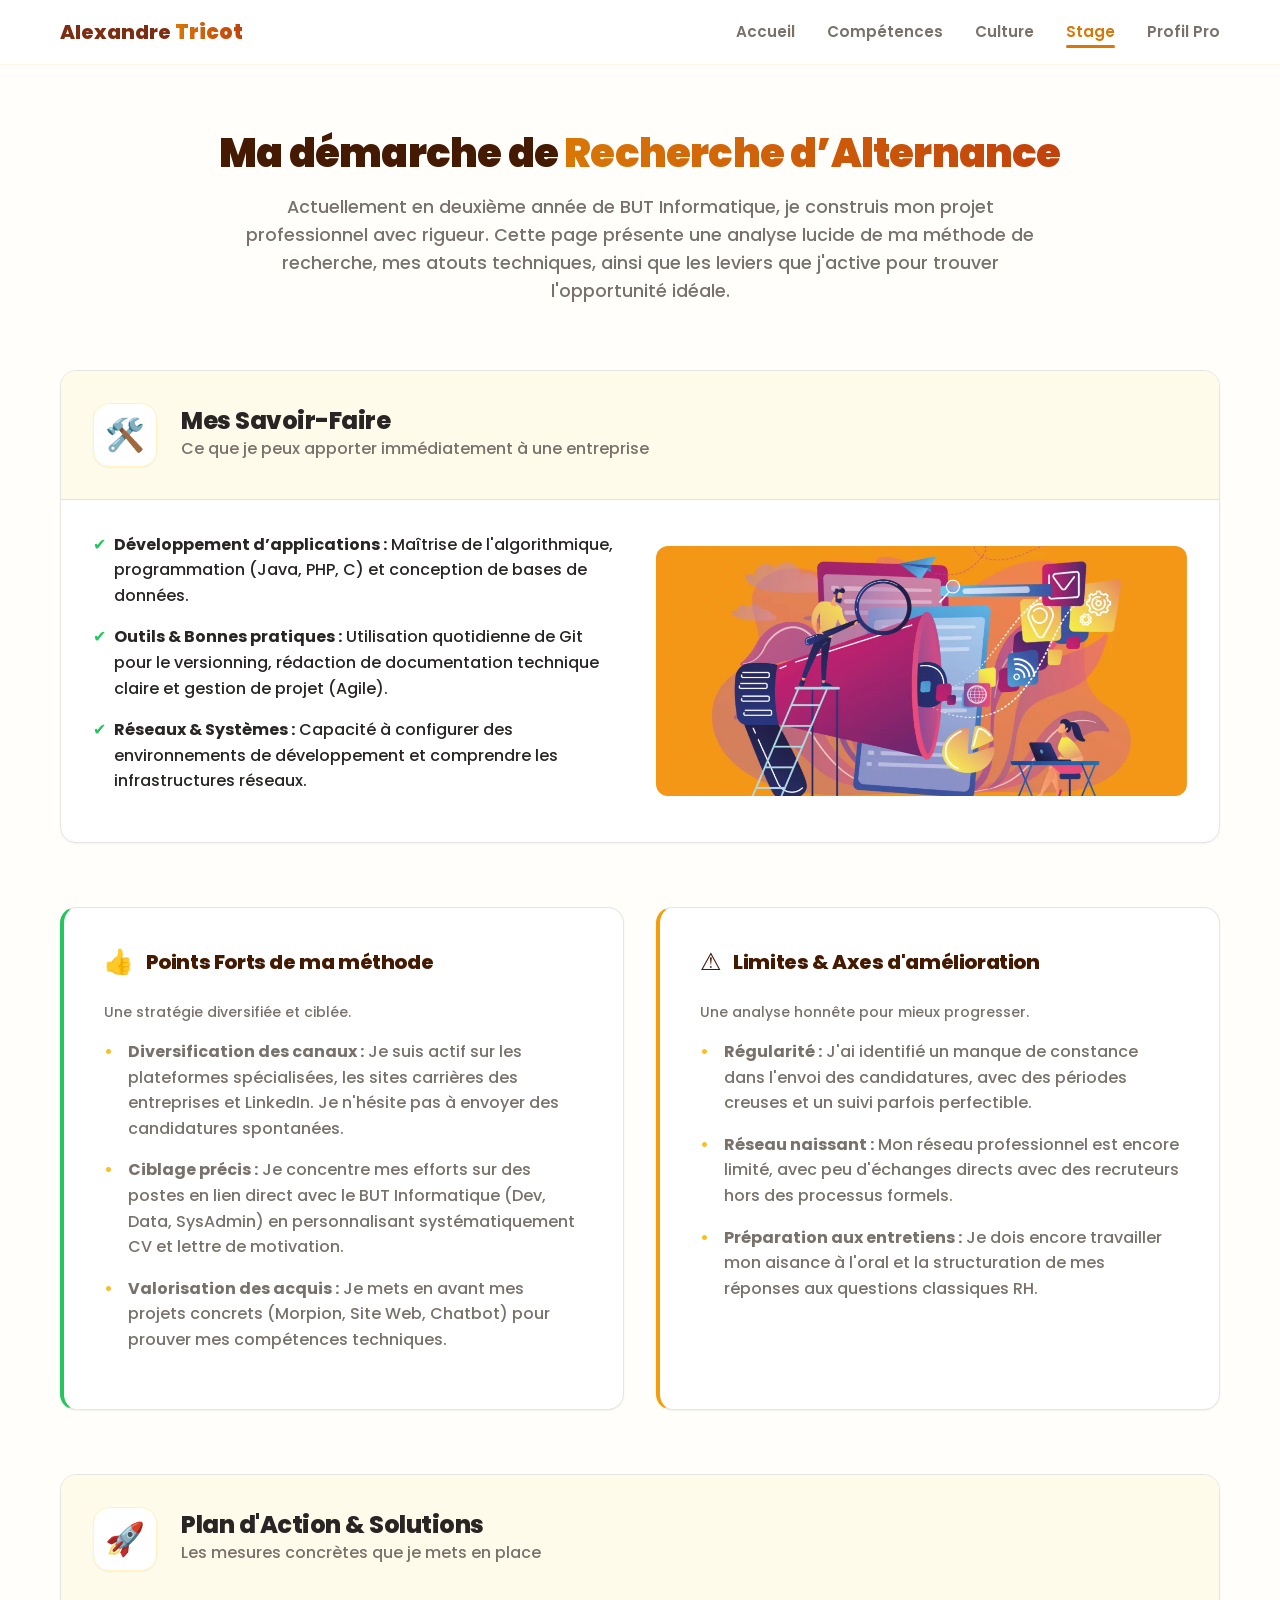
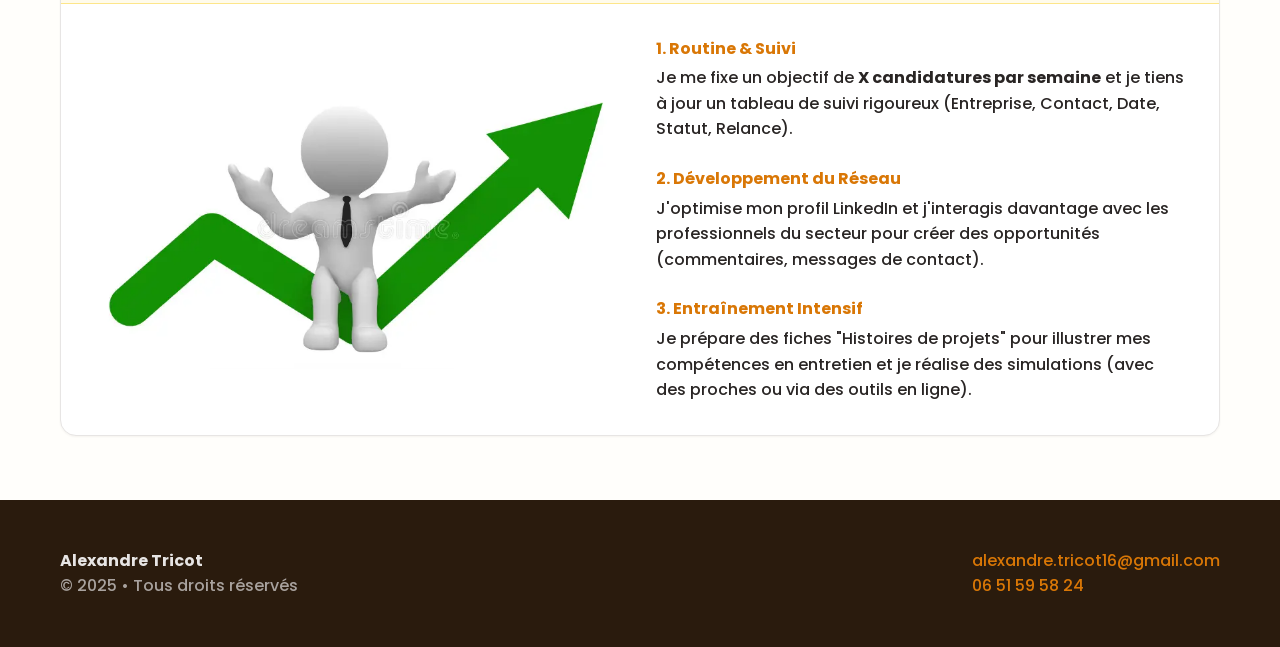
<file: stage.html>
<!DOCTYPE html>
<html lang="fr">

<head>
    <meta charset="UTF-8">
    <meta name="viewport" content="width=device-width, initial-scale=1.0">
    <title>Recherche d'Alternance - Alexandre Tricot</title>
    <link rel="stylesheet" href="style.css">
</head>

<body>

    <header>
        <div class="container nav-container">
            <div class="logo">Alexandre <span class="gradient-text">Tricot</span></div>
            <nav class="nav-links">
                <a href="index.html">Accueil</a>
                <a href="competences.html">Compétences</a>
                <a href="culture.html">Culture</a>
                <a href="stage.html" class="active">Stage</a>
                                <a href="profil.html">Profil Pro</a>

            </nav>
        </div>
    </header>

    <main class="container">

        <!-- Introduction -->
        <section class="text-center py-4">
            <h1 class="section-title">Ma démarche de <span class="gradient-text">Recherche d’Alternance</span></h1>
            <p class="text-muted max-w-800 mx-auto text-lg">
                Actuellement en deuxième année de BUT Informatique, je construis mon projet professionnel avec rigueur.
                Cette page présente une analyse lucide de ma méthode de recherche, mes atouts techniques, ainsi que les
                leviers que j'active pour trouver l'opportunité idéale.
            </p>
        </section>

        <!-- Bloc Savoir-Faire -->
        <section class="competence-block">
            <div class="comp-header">
                <div class="comp-icon">🛠️</div>
                <div>
                    <h2>Mes Savoir-Faire</h2>
                    <p class="text-muted">Ce que je peux apporter immédiatement à une entreprise</p>
                </div>
            </div>
            <div class="comp-content flex gap-2 items-center flex-wrap">
                <div class="flex-1 min-w-300">
                    <ul class="list-none p-0">
                        <li class="mb-1 flex items-start gap-0-5">
                            <span class="text-green-500 font-bold">✔</span>
                            <div><strong>Développement d’applications :</strong> Maîtrise de l'algorithmique,
                                programmation (Java, PHP, C) et conception de bases de données.</div>
                        </li>
                        <li class="mb-1 flex items-start gap-0-5">
                            <span class="text-green-500 font-bold">✔</span>
                            <div><strong>Outils & Bonnes pratiques :</strong> Utilisation quotidienne de Git pour le
                                versionning, rédaction de documentation technique claire et gestion de projet (Agile).
                            </div>
                        </li>
                        <li class="mb-1 flex items-start gap-0-5">
                            <span class="text-green-500 font-bold">✔</span>
                            <div><strong>Réseaux & Systèmes :</strong> Capacité à configurer des environnements de
                                développement et comprendre les infrastructures réseaux.</div>
                        </li>
                    </ul>
                </div>
                <div class="flex-1 min-w-300">
                    <!-- Image mise à jour -->
                    <img src="images/savoir.png" alt="Savoir-Faire" class="rounded-12 w-full object-cover h-250">
                </div>
            </div>
        </section>

        <!-- Analyse Méthode (Grid) -->
        <div class="grid-2 mb-4">

            <!-- Points Forts -->
            <div class="stage-card">
                <h3><span class="text-2xl">👍</span> Points Forts de ma méthode</h3>
                <p class="mb-1 text-muted text-sm">Une stratégie diversifiée et ciblée.</p>
                <ul>
                    <li><strong>Diversification des canaux :</strong> Je suis actif sur les plateformes spécialisées,
                        les sites carrières des entreprises et LinkedIn. Je n'hésite pas à envoyer des candidatures
                        spontanées.</li>
                    <li><strong>Ciblage précis :</strong> Je concentre mes efforts sur des postes en lien direct avec le
                        BUT Informatique (Dev, Data, SysAdmin) en personnalisant systématiquement CV et lettre de
                        motivation.</li>
                    <li><strong>Valorisation des acquis :</strong> Je mets en avant mes projets concrets (Morpion, Site
                        Web, Chatbot) pour prouver mes compétences techniques.</li>
                </ul>
            </div>

            <!-- Points Faibles -->
            <div class="stage-card border-l-warning">
                <h3><span class="text-2xl">⚠️</span> Limites & Axes d'amélioration</h3>
                <p class="mb-1 text-muted text-sm">Une analyse honnête pour mieux progresser.</p>
                <ul>
                    <li><strong>Régularité :</strong> J'ai identifié un manque de constance dans l'envoi des
                        candidatures, avec des périodes creuses et un suivi parfois perfectible.</li>
                    <li><strong>Réseau naissant :</strong> Mon réseau professionnel est encore limité, avec peu
                        d'échanges directs avec des recruteurs hors des processus formels.</li>
                    <li><strong>Préparation aux entretiens :</strong> Je dois encore travailler mon aisance à l'oral et
                        la structuration de mes réponses aux questions classiques RH.</li>
                </ul>
            </div>
        </div>

        <!-- Solutions -->
        <section class="competence-block">
            <div class="comp-header">
                <div class="comp-icon">🚀</div>
                <div>
                    <h2>Plan d'Action & Solutions</h2>
                    <p class="text-muted">Les mesures concrètes que je mets en place</p>
                </div>
            </div>
            <div class="comp-content flex gap-2 items-center flex-row-reverse flex-wrap">
                <div class="flex-1 min-w-300">
                    <ul class="list-none p-0">
                        <li class="mb-1-5">
                            <strong class="text-accent block mb-0-25">1. Routine & Suivi</strong>
                            Je me fixe un objectif de <strong>X candidatures par semaine</strong> et je tiens à jour un
                            tableau de suivi rigoureux (Entreprise, Contact, Date, Statut, Relance).
                        </li>
                        <li class="mb-1-5">
                            <strong class="text-accent block mb-0-25">2. Développement du Réseau</strong>
                            J'optimise mon profil LinkedIn et j'interagis davantage avec les professionnels du secteur
                            pour créer des opportunités (commentaires, messages de contact).
                        </li>
                        <li>
                            <strong class="text-accent block mb-0-25">3. Entraînement Intensif</strong>
                            Je prépare des fiches "Histoires de projets" pour illustrer mes compétences en entretien et
                            je réalise des simulations (avec des proches ou via des outils en ligne).
                        </li>
                    </ul>
                </div>
                <div class="flex-1 min-w-300">
                    <!-- Image mise à jour -->
                    <img src="images/amelioration.png" alt="Plan d'Action" class="rounded-12 w-full object-cover h-300">
                </div>
            </div>
        </section>

    </main>

    <footer>
        <div class="container footer-content">
            <div>
                <strong>Alexandre Tricot</strong><br>
                <span>© 2025 • Tous droits réservés</span>
            </div>
            <div>
                <a href="mailto:alexandre.tricot16@gmail.com"
                    class="link-arrow text-accent">alexandre.tricot16@gmail.com</a>
                <p style="color: #d97706;">06 51 59 58 24</p>
            </div>
        </div>
    </footer>

</body>

</html>
</file>
<file: style.css>
/* ========================================= */
/* 1. IMPORTATION DE LA POLICE (ESSENTIEL)   */
/* ========================================= */
/* Passage à la police Poppins avec toutes les graisses nécessaires */
@import url('https://fonts.googleapis.com/css2?family=Poppins:wght@300;400;500;600;700;800;900&display=swap');

:root {
    /* Palette "Warm & Modern" */
    --bg-body: #fffefb; 
    --bg-surface: #ffffff;
    
    --text-main: #292524; 
    --text-muted: #78716c; 
    --text-light: #fafaf9; 

    --gradient-primary: linear-gradient(135deg, #f59e0b 0%, #ea580c 100%);
    --gradient-text: linear-gradient(to right, #d97706, #c2410c);
    
    --accent-color: #d97706; 

    --shadow-sm: 0 1px 2px rgba(60, 40, 20, 0.05);
    --shadow-md: 0 4px 6px -1px rgba(60, 40, 20, 0.08), 0 2px 4px -1px rgba(60, 40, 20, 0.04);
    --shadow-lg: 0 10px 15px -3px rgba(60, 40, 20, 0.08), 0 4px 6px -2px rgba(60, 40, 20, 0.04);
    --shadow-xl: 0 20px 25px -5px rgba(60, 40, 20, 0.1), 0 10px 10px -5px rgba(60, 40, 20, 0.04);
    
    --radius-md: 8px; /* Arrondi plus strict */
    --radius-lg: 16px; /* Arrondi plus modéré */
    --radius-full: 9999px;
    
    --container-width: 1200px;
    --border-color: #e7e5e4; 
}

/* Base */
* { margin: 0; padding: 0; box-sizing: border-box; }

body {
    /* CHANGEMENT DE POLICE ICI */
    font-family: 'Poppins', system-ui, -apple-system, sans-serif;
    background-color: var(--bg-body);
    color: var(--text-main);
    line-height: 1.6;
    overflow-x: hidden;
    
    /* DÉFINITION EXPLICITE DU POIDS DE BASE (Augmenté à 500) */
    font-weight: 500;

    /* AMÉLIORATION DU RENDU (Antialiasing) */
    -webkit-font-smoothing: antialiased;
    -moz-osx-font-smoothing: grayscale; 
}

a { text-decoration: none; color: inherit; transition: all 0.2s ease; }
img { max-width: 100%; display: block; }

/* Layout */
.container { max-width: var(--container-width); margin: 0 auto; padding: 0 20px; }

/* Typography */
h1, h2, h3 { 
    line-height: 1.2; 
    letter-spacing: -0.02em; 
    /* DÉFINITION EXPLICITE DU POIDS DES TITRES (Augmenté à 800) */
    font-weight: 800; 
}
.section-title { font-size: 2.5rem; font-weight: 900; margin-bottom: 1rem; color: #451a03; }

.gradient-text {
    background: var(--gradient-text);
    -webkit-background-clip: text;
    background-clip: text;
    -webkit-text-fill-color: transparent;
    font-weight: 900;
}

/* Navigation */
header {
    position: sticky;
    top: 0;
    z-index: 100;
    background: rgba(255, 255, 255, 0.95);
    backdrop-filter: blur(12px);
    border-bottom: 1px solid rgba(245, 158, 11, 0.1);
    padding: 1rem 0;
}

.nav-container { display: flex; justify-content: space-between; align-items: center; }
.logo { font-size: 1.25rem; font-weight: 800; color: #7c2d12; }
.nav-links { display: flex; gap: 2rem; }
.nav-links a { font-size: 0.95rem; font-weight: 600; color: var(--text-muted); position: relative; }
.nav-links a:hover, .nav-links a.active { color: #d97706; }
.nav-links a.active::after {
    content: ''; position: absolute; bottom: -4px; left: 0; width: 100%; height: 3px;
    background: var(--accent-color); border-radius: 2px;
}

/* Hero Section */
.hero { padding: 6rem 0; display: flex; align-items: center; justify-content: space-between; gap: 4rem; }
.hero-content { flex: 1; }
.hero-badge {
    display: inline-block; padding: 0.5rem 1rem;
    background: #fff7ed; color: #c2410c;
    border: 1px solid #ffedd5;
    border-radius: var(--radius-full); font-size: 0.875rem; font-weight: 700; margin-bottom: 1.5rem;
}
.hero h1 { font-size: 3.5rem; margin-bottom: 1.5rem; color: #451a03; font-weight: 900; /* Extra bold + pour le grand titre */ }
.hero p { font-size: 1.125rem; color: var(--text-muted); margin-bottom: 2rem; max-width: 540px; font-weight: 500; }
.btn {
    display: inline-flex; align-items: center; padding: 0.75rem 1.5rem;
    border-radius: var(--radius-full); font-weight: 700; transition: transform 0.2s;
}
.btn-primary { 
    background: var(--gradient-primary); 
    color: white; 
    box-shadow: 0 4px 14px 0 rgba(234, 88, 12, 0.3);
}
.btn:hover { transform: translateY(-2px); }
.hero-image { flex: 1; display: flex; justify-content: center; position: relative; }

/* AVATAR HERO */
.avatar-wrapper {
    width: 420px; height: 420px;
    border-radius: var(--radius-lg); overflow: hidden;
    transform: rotate(3deg); border: 4px solid white; box-shadow: var(--shadow-lg);
}
.avatar-wrapper img { width: 100%; height: 100%; object-fit: cover; }

/* Compétences & Général */
.competence-block {
    margin-bottom: 4rem; background: var(--bg-surface);
    border-radius: var(--radius-lg); box-shadow: var(--shadow-sm);
    overflow: hidden; border: 1px solid var(--border-color);
}
.comp-header {
    background: #fffbeb; padding: 2rem; border-bottom: 1px solid #fde68a;
    display: flex; align-items: center; gap: 1.5rem;
}
.comp-icon {
    font-size: 2rem; width: 64px; height: 64px; background: white; border-radius: 16px;
    display: flex; align-items: center; justify-content: center;
    box-shadow: var(--shadow-sm); color: var(--accent-color);
    border: 1px solid #fef3c7;
}
.comp-content { padding: 2rem; }

/* Tableaux Compétences */
.criteria-table {
    width: 100%; border-collapse: separate; border-spacing: 0; margin-bottom: 2rem;
    border: 1px solid var(--border-color); border-radius: 12px; overflow: hidden;
}
.criteria-table th { background: #fafaf9; padding: 1rem; text-align: left; font-size: 0.85rem; text-transform: uppercase; color: #78716c; border-bottom: 1px solid var(--border-color); font-weight: 800; }
.criteria-table td { padding: 1.25rem; border-bottom: 1px solid #f5f5f4; font-size: 0.95rem; vertical-align: top; color: #57534e; }
.criteria-table .col-critere { width: 25%; font-weight: 700; color: #44403c; background: #fafaf9; }
.criteria-table .col-non-acquis { width: 25%; background: #fff1f2; color: #9f1239; opacity: 0.8; font-weight: 600; }
.criteria-table .col-en-cours { width: 25%; background: #fffbeb; color: #92400e; font-weight: 600; }
.criteria-table .col-acquis { width: 25%; background: #f0fdf4; color: #166534; font-weight: 700; border-left: 3px solid #22c55e; }

/* Auto-évaluation */
.self-eval-container {
    background: linear-gradient(to right, #fffbeb, #ffffff); border-left: 5px solid var(--accent-color);
    padding: 1.5rem 2rem; border-radius: 0 12px 12px 0; margin-bottom: 2rem;
}
.self-eval-title { font-weight: 800; color: #b45309; margin-bottom: 0.5rem; text-transform: uppercase; font-size: 0.85rem; }

/* Tabs */
.tabs-container { display: flex; justify-content: center; margin-bottom: 3rem; gap: 1rem; }
.tab-btn {
    padding: 0.75rem 2.5rem; border-radius: var(--radius-full); border: 1px solid #e7e5e4;
    background: white; font-size: 1rem; font-weight: 700; color: var(--text-muted); cursor: pointer; transition: all 0.2s;
}
.tab-btn.active { 
    background: var(--gradient-primary); color: white; border-color: transparent; box-shadow: 0 4px 12px rgba(245, 158, 11, 0.3); 
}
.year-content { display: none; animation: fadeIn 0.4s ease; }
.year-content.active { display: block; }

/* Galerie Traces */
.traces-gallery { display: grid; grid-template-columns: repeat(auto-fill, minmax(180px, 1fr)); gap: 1rem; margin-top: 1rem; }
.trace-item {
    height: 140px; border-radius: 12px; overflow: hidden; border: 1px solid var(--border-color); cursor: zoom-in; position: relative;
}
.trace-item img { width: 100%; height: 100%; object-fit: cover; transition: transform 0.3s; }
.trace-item:hover img { transform: scale(1.05); }
.trace-caption {
    position: absolute; bottom: 0; left: 0; right: 0; background: rgba(69, 26, 3, 0.8);
    color: white; font-size: 0.75rem; padding: 0.5rem; text-align: center; opacity: 0; transition: opacity 0.2s;
}
.trace-item:hover .trace-caption { opacity: 1; }

/* ========================================= */
/* PAGE CULTURE - STRUCTURE REVISITÉE       */
/* ========================================= */

.culture-section {
    background: var(--bg-surface);
    border-radius: var(--radius-lg);
    /* Suppression du padding global pour le split strict */
    padding: 0; 
    margin-bottom: 5rem;
    box-shadow: var(--shadow-md);
    display: grid;
    /* 55% Texte - 45% Image pour donner plus de place au contenu */
    grid-template-columns: 1.2fr 0.8fr;
    gap: 0; 
    align-items: stretch;
    border: 1px solid var(--border-color);
    overflow: hidden;
}

.culture-section.reverse { direction: rtl; }
.culture-section.reverse > * { direction: ltr; }

/* Colonne Texte */
.culture-text {
    padding: 4rem; /* Espace généreux */
    display: flex;
    flex-direction: column;
    justify-content: center;
}

.culture-text h2 {
    font-size: 2.2rem; margin-bottom: 1rem; color: #451a03;
    display: flex; align-items: center; gap: 0.75rem;
}
.culture-text h3 { color: #d97706 !important; margin-bottom: 1.5rem; font-weight: 800; }
.culture-text p { color: var(--text-muted); font-size: 1.05rem; margin-bottom: 2rem; line-height: 1.7; font-weight: 500; }

/* Colonne Visuelle */
.culture-visual {
    position: relative;
    /* Fond gris chaud très léger pour faire ressortir les images sans être jaune */
    background: #fafaf9; 
    border-left: 1px solid var(--border-color); /* Séparation subtile */
    display: flex;
    flex-direction: column;
    align-items: center;
    justify-content: center;
    min-height: 500px; /* Hauteur garantie */
    overflow: hidden;
    padding: 2rem; /* Espace interne pour que les images ne touchent pas (sauf cover) */
}
/* Enlever la bordure gauche si c'est inversé (devient droite visuellement mais géré par le grid) */
.culture-section.reverse .culture-visual { border-left: none; border-right: 1px solid var(--border-color); }


/* Image COVER (Photo pleine page) */
/* Cas spécifique : on annule le padding du parent pour coller aux bords */
.culture-visual.has-cover {
    padding: 0;
}
.img-cover {
    width: 100%; height: 100%; object-fit: cover; border-radius: 0;
    box-shadow: none; border: none; cursor: zoom-in; transition: transform 0.5s ease;
}
.img-cover:hover { transform: scale(1.05); }


/* Image CONTAIN (Diagrammes) */
.img-contain {
    width: 100%; 
    height: auto; 
    max-height: 400px; 
    object-fit: contain;
    /* Arrondi léger et propre (8px) */
    border-radius: 8px; 
    /* Ombre portée douce pour détacher du fond */
    box-shadow: 0 4px 6px -1px rgba(0, 0, 0, 0.1), 0 2px 4px -1px rgba(0, 0, 0, 0.06);
    cursor: zoom-in; 
    transition: transform 0.3s ease;
    background: white; /* Fond blanc si l'image a de la transparence */
}
.img-contain:hover { transform: scale(1.02); }

/* Légende Visuelle */
.visual-caption {
    margin-top: 1.5rem;
    font-size: 0.85rem;
    color: #78716c;
    font-weight: 700;
    text-align: center;
    background: white;
    padding: 0.5rem 1.5rem;
    border-radius: 99px;
    border: 1px solid var(--border-color);
}

/* BLOC ANALYSE */
.analysis-box {
    margin-top: 2rem; background: #fffbeb; 
    border: 1px solid #fde68a;
    padding: 2rem;
    border-radius: 12px; 
}

.analysis-item {
    margin-bottom: 1.25rem; display: flex; flex-direction: column; gap: 0.25rem; font-size: 0.95rem; color: #57534e;
}
.analysis-item:last-child { margin-bottom: 0; }
.analysis-label {
    font-weight: 900; color: #b45309; text-transform: uppercase; font-size: 0.7rem; letter-spacing: 0.05em; display: inline-block; margin-bottom: 0.1rem;
}

/* Galerie Japon (Mosaïque Plein Cadre) */
.culture-visual.has-grid { padding: 0; }
.japan-grid { 
    display: grid; grid-template-columns: repeat(2, 1fr); grid-template-rows: repeat(2, 1fr);
    width: 100%; height: 100%; gap: 0; 
}
.japan-grid img {
    width: 100%; height: 100%; object-fit: cover; border-radius: 0; box-shadow: none; cursor: zoom-in; transition: opacity 0.3s; border: none;
}
.japan-grid img:hover { opacity: 0.9; z-index: 2; }

/* Carte Score Écri+ */
.ecri-card {
    background: var(--gradient-primary); color: white; padding: 2rem;
    border-radius: 16px; text-align: center; box-shadow: var(--shadow-lg); margin-bottom: 2rem;
}
.score-big { font-size: 3.5rem; font-weight: 900; line-height: 1; margin: 0.5rem 0; }

/* Théorie Musicale */
.music-container {
    background: #fff7ed; border: 1px solid #fdba74; border-radius: 16px; padding: 1.5rem; margin-bottom: 2rem;
}
.music-progression {
    display: flex; justify-content: center; align-items: center; gap: 1rem; margin-top: 1rem; flex-wrap: wrap;
}
.chord-box {
    background: white; padding: 0.75rem 1.25rem; border-radius: 12px;
    font-weight: 800; color: #c2410c; box-shadow: var(--shadow-sm); text-align: center; border: 1px solid #ffedd5; min-width: 80px;
}

/* ========================================= */
/* PAGE STAGE                               */
/* ========================================= */
.grid-2 { display: grid; grid-template-columns: 1fr 1fr; gap: 2rem; }
.stage-card {
    background: #fff; padding: 2.5rem; border-radius: var(--radius-lg);
    box-shadow: var(--shadow-sm); border: 1px solid var(--border-color); height: 100%; border-left: 4px solid #22c55e;
}
.stage-card[style*="border-left: 4px solid #f59e0b"] { border-left-color: #ea580c !important; }
.stage-card h3 { color: #451a03; margin-bottom: 1.5rem; display: flex; align-items: center; gap: 0.75rem; font-size: 1.25rem; font-weight: 800; }
.stage-card ul { list-style: none; padding: 0; }
.stage-card li { margin-bottom: 1rem; color: var(--text-muted); padding-left: 1.5rem; position: relative; }
.stage-card li::before { content: "•"; color: #fbbf24; font-weight: 800; position: absolute; left: 0; top: 0; }

/* Footer */
footer { background: #2a1b0d; color: #a8a29e; padding: 3rem 0; margin-top: 4rem; }
footer strong { color: #e7e5e4; }
.footer-content { display: flex; justify-content: space-between; }

/* Lightbox */
.modal { display: none; position: fixed; z-index: 1000; left: 0; top: 0; width: 100%; height: 100%; background-color: rgba(40, 20, 0, 0.95); align-items: center; justify-content: center; }
.modal-content { width: 100%; height: 100%; max-width: 95vw; max-height: 95vh; border-radius: 8px; object-fit: contain; }
.close { position: absolute; top: 20px; right: 30px; color: #fbbf24; font-size: 40px; cursor: pointer; }

/* Responsive */
@media (max-width: 900px) {
    .culture-section, .culture-section.reverse { grid-template-columns: 1fr; gap: 0; direction: ltr; text-align: center; }
    .culture-visual { order: -1; height: 300px; min-height: 300px; padding: 2rem; }
    .culture-visual.has-cover, .culture-visual.has-grid { padding: 0; }
    .culture-text { padding: 2rem; }
    .culture-text h2 { justify-content: center; }
    .music-progression { gap: 1rem; }
    .japan-grid { max-width: 100%; }
}
@media (max-width: 768px) {
    .hero { flex-direction: column-reverse; padding: 4rem 0; text-align: center; }
    .avatar-wrapper { width: 300px; height: 300px; }
    .criteria-table { display: block; overflow-x: auto; }
    .grid-2 { grid-template-columns: 1fr; }
}

@keyframes fadeIn { from { opacity: 0; transform: translateY(10px); } to { opacity: 1; transform: translateY(0); } }

/* ========================================= */
/* UTILS & HELPERS                           */
/* ========================================= */
.flex { display: flex; }
.gap-1 { gap: 1rem; }
.gap-0-5 { gap: 0.5rem; }
.gap-2 { gap: 2rem; }
.flex-1 { flex: 1; }
.flex-1-5 { flex: 1.5; }
.flex-row-reverse { flex-direction: row-reverse; }
.flex-wrap { flex-wrap: wrap; }
.items-center { align-items: center; }
.items-start { align-items: flex-start; }
.justify-center { justify-content: center; }

.text-center { text-align: center; }
.text-muted { color: var(--text-muted); }
.text-accent { color: var(--accent-color); }
.text-green-500 { color: #22c55e; }
.text-pink-700 { color: #be185d; }
.border-l-warning { border-left: 4px solid #f59e0b !important; }

.font-semibold { font-weight: 600; }
.font-bold { font-weight: 700; }
.font-extrabold { font-weight: 800; }
.leading-none { line-height: 1; }

.py-4 { padding-top: 4rem; padding-bottom: 4rem; }
.pt-4 { padding-top: 4rem; }
.pb-4 { padding-bottom: 4rem; }
.pb-3 { padding-bottom: 3rem; }
.p-2 { padding: 2rem; }
.p-1-5 { padding: 1.5rem; }
.px-1 { padding-left: 1rem; padding-right: 1rem; }
.py-0-5 { padding-top: 0.5rem; padding-bottom: 0.5rem; }
.p-0 { padding: 0; }

.my-1 { margin-top: 1rem; margin-bottom: 1rem; }
.my-1-5 { margin-top: 1.5rem; margin-bottom: 1.5rem; }
.mt-1 { margin-top: 1rem; }
.mt-1-5 { margin-top: 1.5rem; }
.mt-0-5 { margin-top: 0.5rem; }
.mb-0-5 { margin-bottom: 0.5rem; }
.mb-0-25 { margin-bottom: 0.25rem; }
.mb-1 { margin-bottom: 1rem; }
.mb-1-5 { margin-bottom: 1.5rem; }
.mb-2 { margin-bottom: 2rem; }
.mb-3 { margin-bottom: 3rem; }
.mb-4 { margin-bottom: 4rem; }
.mx-auto { margin-left: auto; margin-right: auto; }

.rounded-12 { border-radius: 12px; }
.border-light { border: 1px solid #e2e8f0; }

.text-xl { font-size: 1.2rem; }
.text-lg { font-size: 1.1rem; }
.text-base { font-size: 1rem; }
.text-sm { font-size: 0.875rem; }
.text-xs { font-size: 0.75rem; }
.text-2xl { font-size: 1.5rem; }
.text-4xl { font-size: 2.5rem; }

.max-w-700 { max-width: 700px; }
.max-w-800 { max-width: 800px; }
.min-w-300 { min-width: 300px; }
.w-full { width: 100%; }
.h-200 { height: 200px; }
.h-250 { height: 250px; }
.h-300 { height: 300px; }
.object-cover { object-fit: cover; }
.block { display: block; }
.list-none { list-style: none; }
.opacity-90 { opacity: 0.9; }
.opacity-80 { opacity: 0.8; }

/* Badge de niveau (extracted from competences.html) */
.level-badge {
    display: inline-block;
    padding: 0.25rem 0.75rem;
    border-radius: 9999px;
    font-size: 0.75rem;
    font-weight: 700;
    text-transform: uppercase;
    letter-spacing: 0.05em;
    margin-bottom: 0.5rem;
    box-shadow: 0 2px 4px rgba(0, 0, 0, 0.05);
}
.badge-acquis { background-color: #dcfce7; color: #166534; border: 1px solid #bbf7d0; }
.badge-encours { background-color: #fef9c3; color: #854d0e; border: 1px solid #fde047; }
td.active-level { background-color: #f0fdf4; border-left: 4px solid #22c55e; position: relative; }
td.active-level-progress { background-color: #fefce8; border-left: 4px solid #eab308; position: relative; }

/* Styles from culture.html */
.analysis-box ul { padding-left: 1.2rem; margin: 0; list-style-type: disc; }
.analysis-box li { margin-bottom: 0.25rem; color: #57534e; }
.intro-lead { font-size: 1.1rem; color: #292524; font-weight: 500; margin-bottom: 0.75rem; line-height: 1.5; }
.intro-details { font-size: 0.95rem; color: #78716c; margin-bottom: 1.5rem; line-height: 1.6; }
</file>
